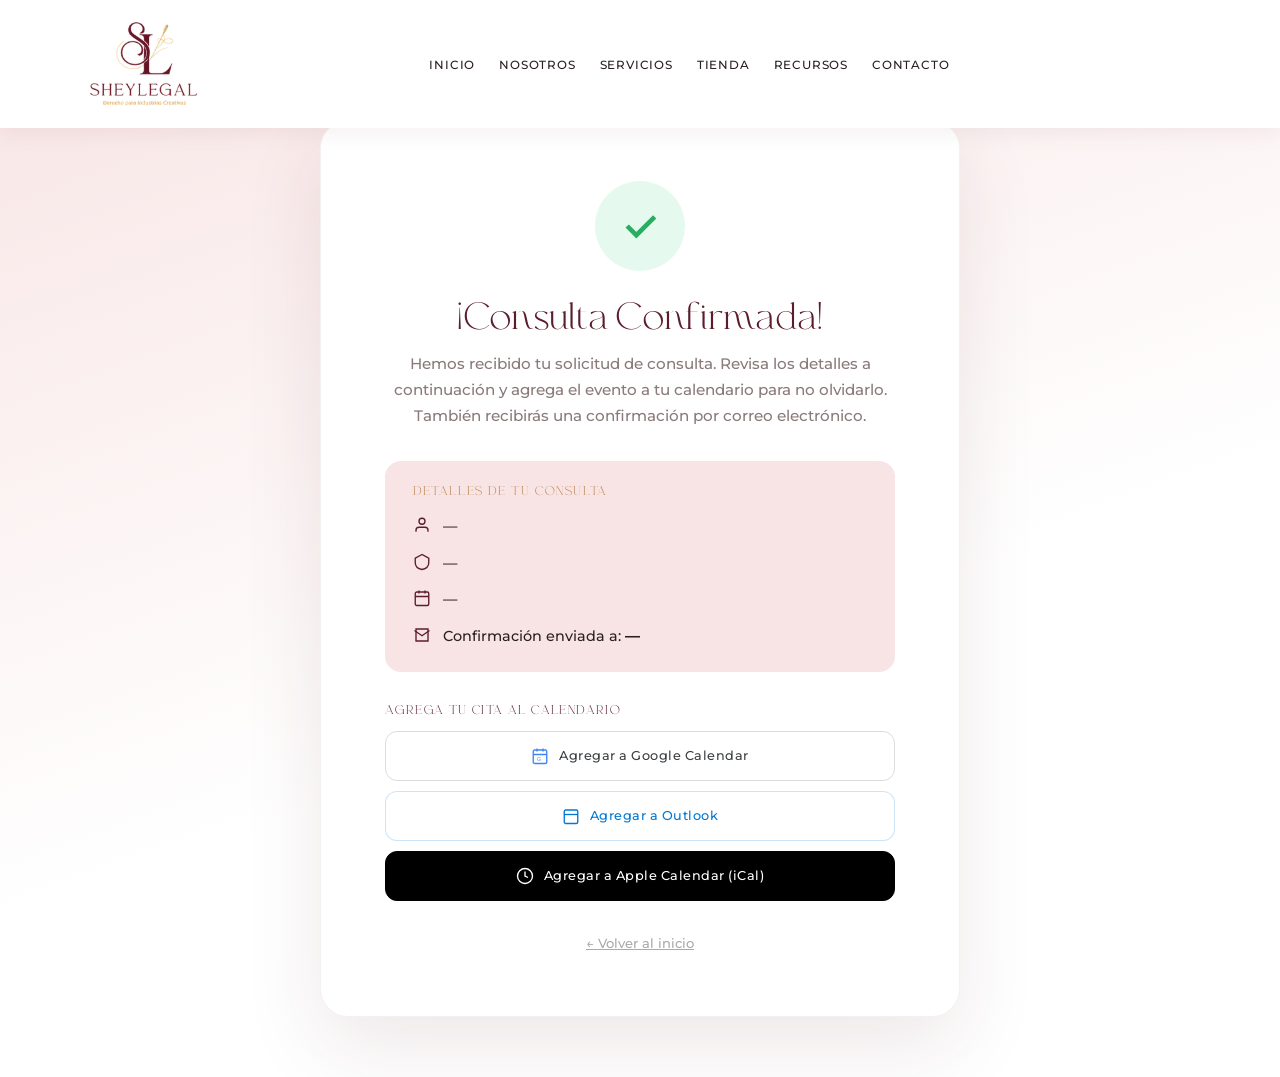
<file: confirmacion.html>
<!DOCTYPE html>
<html lang="es">

<head>
  <meta charset="UTF-8">
  <meta name="viewport" content="width=device-width, initial-scale=1.0">
  <title>Consulta Confirmada — Sheylegal</title>
  <meta name="description" content="Tu consulta con Sheylegal ha sido confirmada. Revisa los detalles y agrega el evento a tu calendario.">
  <meta name="robots" content="noindex, nofollow">

  <!-- Favicons -->
  <link rel="icon" type="image/x-icon"           href="favicon.ico">
  <link rel="icon" type="image/png" sizes="32x32" href="favicon-32x32.png">
  <link rel="apple-touch-icon" sizes="180x180"    href="apple-touch-icon.png">
  <link rel="manifest"                            href="manifest.webmanifest">
  <meta name="theme-color" content="#5B1C2C">

  <!-- Preload fonts -->
  <link rel="preload" href="assets/fonts/RoyaleMilano-Regular.otf" as="font" type="font/otf" crossorigin>
  <link rel="preload" href="assets/fonts/Montserrat-Medium.ttf"    as="font" type="font/ttf"  crossorigin>

  <!-- Stylesheets -->
  <link rel="stylesheet" href="css/style.css">
  <link rel="stylesheet" href="css/checkout-premium.css">
</head>

<body>

  <!-- HEADER -->
  <header class="site-header solid" role="banner">
    <div class="container header-inner">
      <a href="index.html" class="brand" aria-label="Sheylegal — Inicio">
        <img src="assets/img/LOGO.png" alt="Sheylegal — Derecho para Industrias Creativas" width="393" height="320" loading="eager">
      </a>
      <nav class="main-nav" aria-label="Navegación principal">
        <ul>
          <li><a href="index.html">Inicio</a></li>
          <li><a href="nosotros.html">Nosotros</a></li>
          <li><a href="servicios.html">Servicios</a></li>
          <li><a href="tienda.html">Tienda</a></li>
          <li><a href="blog.html">Recursos</a></li>
          <li><a href="contacto.html">Contacto</a></li>
          <li><a href="contacto.html" class="mobile-nav-cta">Agenda una Consulta</a></li>
        </ul>
      </nav>
      <div class="header-actions">
        <button class="nav-toggle" aria-label="Abrir menú de navegación" aria-expanded="false"><span></span><span></span><span></span></button>
      </div>
    </div>
  </header>

  <!-- CONFIRMATION PAGE -->
  <main class="confirmation-hero" role="main" id="conf-data">
    <div class="confirmation-card">

      <!-- Success Icon -->
      <div class="confirmation-icon" aria-hidden="true">
        <svg viewBox="0 0 24 24" fill="none" stroke="currentColor" stroke-width="2.5">
          <path d="m5 12 5 5L20 7"/>
        </svg>
      </div>

      <h1>¡Consulta Confirmada!</h1>
      <p class="conf-desc">
        Hemos recibido tu solicitud de consulta. Revisa los detalles a continuación y
        agrega el evento a tu calendario para no olvidarlo.
        También recibirás una confirmación por correo electrónico.
      </p>

      <!-- Booking Details -->
      <div class="confirmation-details">
        <h4>Detalles de tu Consulta</h4>
        <div class="conf-detail-row">
          <svg viewBox="0 0 24 24" fill="none" stroke="currentColor" stroke-width="1.8" aria-hidden="true">
            <path d="M20 21v-2a4 4 0 0 0-4-4H8a4 4 0 0 0-4 4v2"/>
            <circle cx="12" cy="7" r="4"/>
          </svg>
          <span id="conf-name">—</span>
        </div>
        <div class="conf-detail-row">
          <svg viewBox="0 0 24 24" fill="none" stroke="currentColor" stroke-width="1.8" aria-hidden="true">
            <path d="M12 2 3 7v6c0 5 4 8 9 9 5-1 9-4 9-9V7Z"/>
          </svg>
          <span id="conf-service">—</span>
        </div>
        <div class="conf-detail-row">
          <svg viewBox="0 0 24 24" fill="none" stroke="currentColor" stroke-width="1.8" aria-hidden="true">
            <rect x="3" y="4" width="18" height="18" rx="2"/>
            <path d="M16 2v4M8 2v4M3 10h18"/>
          </svg>
          <span id="conf-datetime">—</span>
        </div>
        <div class="conf-detail-row">
          <svg viewBox="0 0 24 24" fill="none" stroke="currentColor" stroke-width="1.8" aria-hidden="true">
            <path d="M4 4h16v16H4Z"/>
            <path d="m22 6-10 7L2 6"/>
          </svg>
          <span>Confirmación enviada a: <strong id="conf-email">—</strong></span>
        </div>
      </div>

      <!-- Calendar Buttons -->
      <div class="conf-cal-buttons">
        <h4>Agrega tu cita al calendario</h4>
        <a id="btn-gcal" href="#" target="_blank" rel="noopener noreferrer" class="btn-cal btn-cal-google">
          <svg viewBox="0 0 24 24" width="18" height="18" aria-hidden="true">
            <rect x="3" y="4" width="18" height="18" rx="2" fill="none" stroke="#4285F4" stroke-width="1.8"/>
            <path d="M16 2v4M8 2v4M3 10h18" fill="none" stroke="#4285F4" stroke-width="1.8"/>
            <text x="8" y="19" font-family="sans-serif" font-size="7" fill="#4285F4">G</text>
          </svg>
          Agregar a Google Calendar
        </a>
        <a id="btn-outlook" href="#" target="_blank" rel="noopener noreferrer" class="btn-cal btn-cal-outlook">
          <svg viewBox="0 0 24 24" width="18" height="18" aria-hidden="true">
            <rect x="3" y="4" width="18" height="18" rx="2" fill="none" stroke="#0078d4" stroke-width="1.8"/>
            <path d="M3 10h18" fill="none" stroke="#0078d4" stroke-width="1.8"/>
          </svg>
          Agregar a Outlook
        </a>
        <a id="btn-ics" href="#" download="consulta-sheylegal.ics" class="btn-cal btn-cal-apple">
          <svg viewBox="0 0 24 24" width="18" height="18" fill="none" stroke="currentColor" stroke-width="1.8" aria-hidden="true">
            <path d="M12 2a10 10 0 1 0 0 20A10 10 0 0 0 12 2z"/>
            <path d="M12 6v6l4 2"/>
          </svg>
          Agregar a Apple Calendar (iCal)
        </a>
      </div>

      <!-- Back link -->
      <a href="index.html" class="conf-back-link">← Volver al inicio</a>
    </div>
  </main>

  <script src="js/main.js" defer></script>
  <script src="js/booking.js" defer></script>
</body>

</html>
</file>
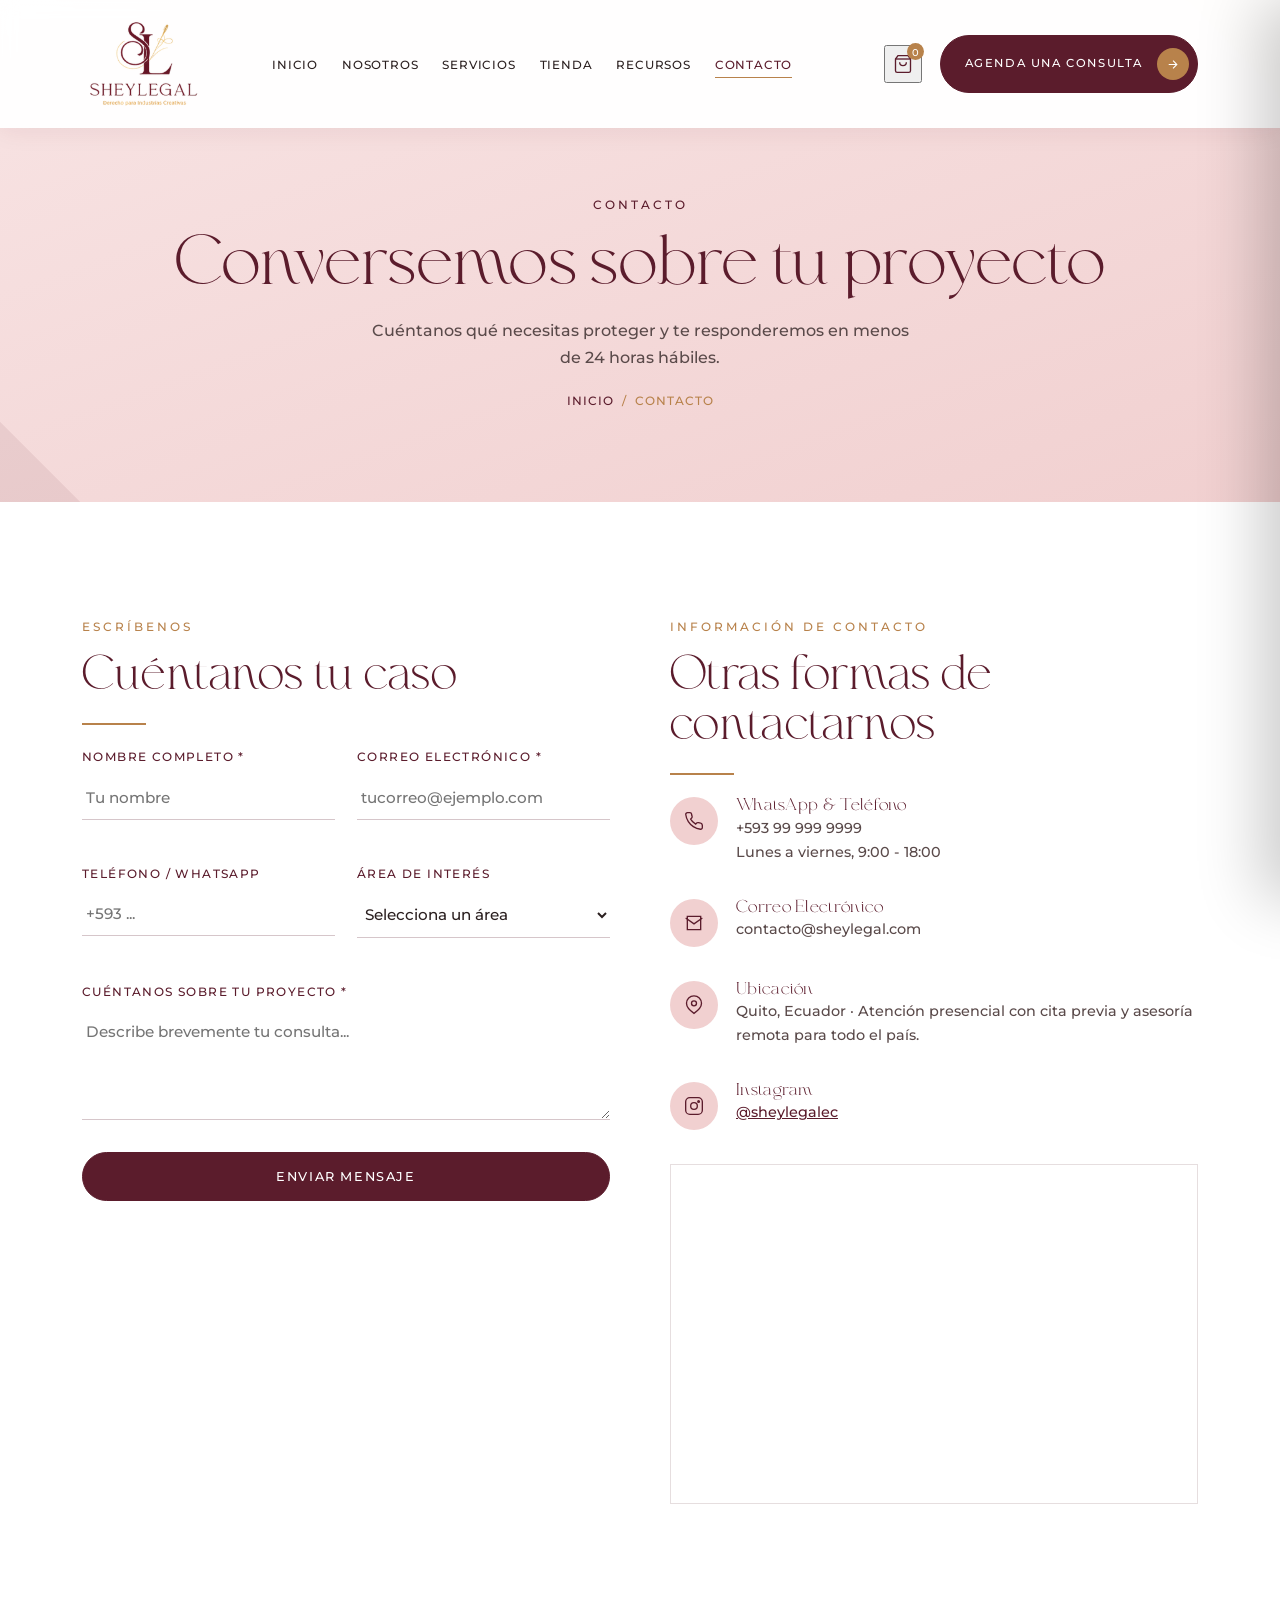
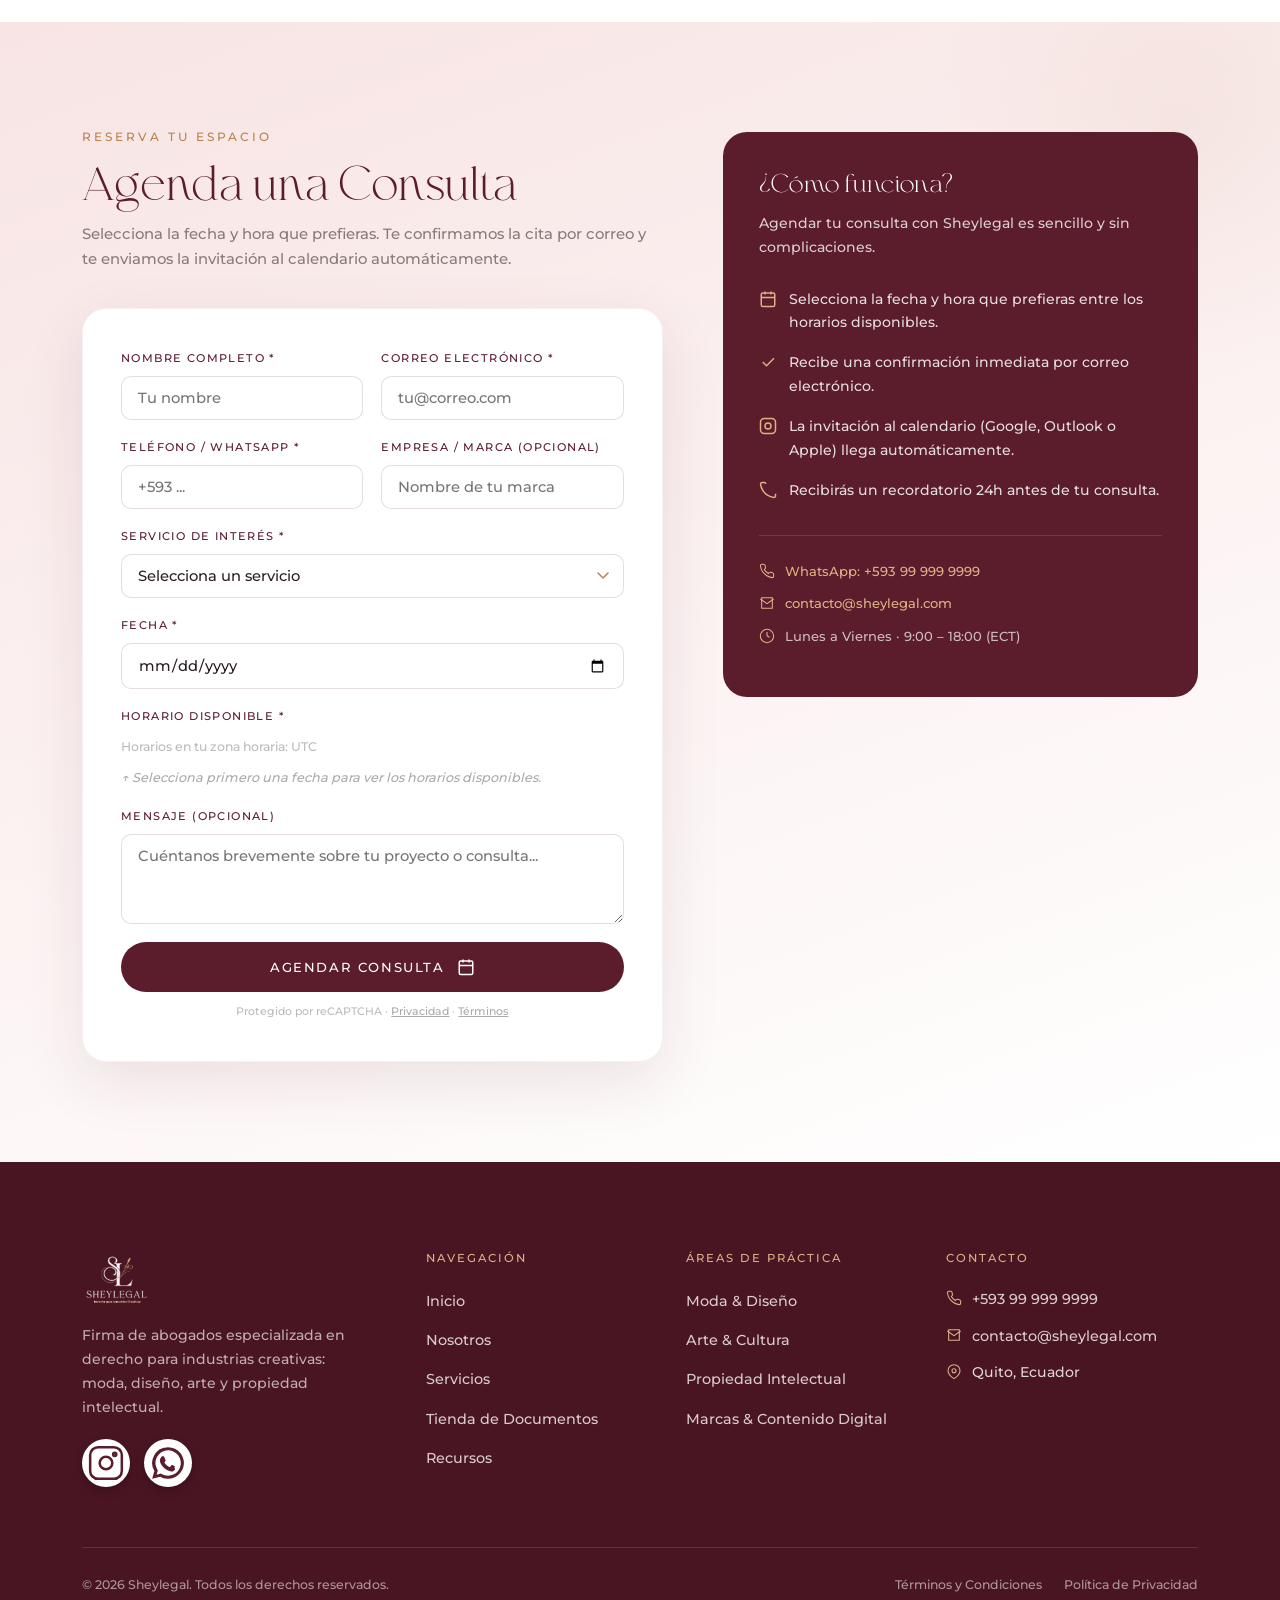
<file: contacto.html>
<!DOCTYPE html>
<html lang="es" prefix="og: https://ogp.me/ns#">

<head>
  <meta charset="UTF-8">
  <meta name="viewport" content="width=device-width, initial-scale=1.0">

  <!-- SEO -->
  <title>Contacto y Agenda de Consulta — Sheylegal</title>
  <meta name="description" content="Agenda una consulta legal con Sheylegal. Selecciona tu fecha y hora, cuéntanos tu caso y te responderemos en menos de 24 horas. Asesoría para moda, arte y propiedad intelectual.">
  <meta name="keywords" content="agenda consulta abogados, contacto Sheylegal, consulta legal moda Ecuador">
  <meta name="author" content="Sheylegal">
  <meta name="robots" content="index, follow">
  <link rel="canonical" href="https://www.sheylegal.com/contacto.html">

  <!-- Open Graph -->
  <meta property="og:type"        content="website">
  <meta property="og:title"       content="Agenda una Consulta — Sheylegal">
  <meta property="og:description" content="Selecciona tu fecha y hora disponible para una consulta legal con Sheylegal.">
  <meta property="og:url"         content="https://www.sheylegal.com/contacto.html">
  <meta property="og:image"       content="https://www.sheylegal.com/assets/img/og-card.jpg">
  <meta property="og:locale"      content="es_EC">
  <meta property="og:site_name"   content="Sheylegal">

  <!-- Twitter Cards -->
  <meta name="twitter:card"        content="summary_large_image">
  <meta name="twitter:title"       content="Agenda una Consulta — Sheylegal">
  <meta name="twitter:description" content="Selecciona tu fecha y hora disponible para una consulta legal con Sheylegal.">
  <meta name="twitter:image"       content="https://www.sheylegal.com/assets/img/og-card.jpg">

  <!-- Favicons -->
  <link rel="icon" type="image/x-icon"           href="favicon.ico">
  <link rel="icon" type="image/png" sizes="16x16" href="favicon-16x16.png">
  <link rel="icon" type="image/png" sizes="32x32" href="favicon-32x32.png">
  <link rel="apple-touch-icon" sizes="180x180"    href="apple-touch-icon.png">
  <link rel="manifest"                            href="manifest.webmanifest">
  <meta name="theme-color" content="#5B1C2C">

  <!-- Preload fonts -->
  <link rel="preload" href="assets/fonts/RoyaleMilano-Regular.otf" as="font" type="font/otf" crossorigin>
  <link rel="preload" href="assets/fonts/Montserrat-Medium.ttf"    as="font" type="font/ttf"  crossorigin>

  <!-- Stylesheets -->
  <link rel="stylesheet" href="css/style.css">
  <link rel="stylesheet" href="css/checkout-premium.css">

  <!-- Google reCAPTCHA v3 — reemplaza TU_RECAPTCHA_SITE_KEY por tu clave real
       de https://www.google.com/recaptcha/admin (registra el sitio como v3).
       Mientras no la reemplaces, el formulario sigue funcionando normalmente
       (booking.js detecta si reCAPTCHA no está configurado y continúa). -->
  <script src="https://www.google.com/recaptcha/api.js?render=TU_RECAPTCHA_SITE_KEY" defer></script>

  <!-- JSON-LD -->
  <script type="application/ld+json">
  {
    "@context": "https://schema.org",
    "@type": "ContactPage",
    "name": "Contacto — Sheylegal",
    "url": "https://www.sheylegal.com/contacto.html",
    "description": "Agenda una consulta legal con Sheylegal para asesoría en moda, arte y propiedad intelectual.",
    "breadcrumb": {
      "@type": "BreadcrumbList",
      "itemListElement": [
        { "@type": "ListItem", "position": 1, "name": "Inicio",   "item": "https://www.sheylegal.com/" },
        { "@type": "ListItem", "position": 2, "name": "Contacto", "item": "https://www.sheylegal.com/contacto.html" }
      ]
    }
  }
  </script>
</head>

<body>

  <!-- HEADER -->
  <header class="site-header solid" role="banner">
    <div class="container header-inner">
      <a href="index.html" class="brand" aria-label="Sheylegal — Inicio">
        <img src="assets/img/LOGO.png" alt="Sheylegal — Derecho para Industrias Creativas" width="393" height="320" loading="eager">
      </a>
      <nav class="main-nav" aria-label="Navegación principal">
        <ul>
          <li><a href="index.html">Inicio</a></li>
          <li><a href="nosotros.html">Nosotros</a></li>
          <li><a href="servicios.html">Servicios</a></li>
          <li><a href="tienda.html">Tienda</a></li>
          <li><a href="blog.html">Recursos</a></li>
          <li><a href="contacto.html" class="active" aria-current="page">Contacto</a></li>
          <li><a href="contacto.html" class="mobile-nav-cta">Agenda una Consulta</a></li>
        </ul>
      </nav>
      <div class="header-actions">
        <button class="icon-btn" data-cart-open title="Abrir carrito" aria-label="Abrir carrito de compras">
          <svg viewBox="0 0 24 24" fill="none" stroke="currentColor" stroke-width="1.6" aria-hidden="true"><path d="M6 2 3 6v14a2 2 0 0 0 2 2h14a2 2 0 0 0 2-2V6l-3-4Z"/><path d="M3 6h18"/><path d="M16 10a4 4 0 0 1-8 0"/></svg>
          <span class="cart-count" aria-label="artículos en el carrito">0</span>
        </button>
        <a href="contacto.html" class="btn btn-primary btn-sm">Agenda una Consulta<span class="btn-icon" aria-hidden="true"><svg viewBox="0 0 24 24" fill="none" stroke="currentColor" stroke-width="2"><path d="M5 12h14M13 5l7 7-7 7"/></svg></span></a>
        <button class="nav-toggle" aria-label="Abrir menú de navegación" aria-expanded="false"><span></span><span></span><span></span></button>
      </div>
    </div>
  </header>

  <!-- PAGE HERO -->
  <section class="page-hero" style="position:relative; overflow:hidden;" aria-label="Encabezado de página">
    <div class="diag-shapes" aria-hidden="true">
      <span class="diag-tri gold" style="width:280px;height:280px;right:-90px;top:-90px;"></span>
      <span class="diag-tri vino" style="width:220px;height:220px;left:-70px;bottom:-70px; clip-path:polygon(0 100%,100% 100%,0 0);"></span>
    </div>
    <div class="container" style="position:relative; z-index:1;">
      <span class="eyebrow">Contacto</span>
      <h1>Conversemos sobre tu proyecto</h1>
      <p>Cuéntanos qué necesitas proteger y te responderemos en menos de 24 horas hábiles.</p>
      <nav class="crumbs" aria-label="Ruta de navegación">
        <a href="index.html">Inicio</a><span aria-hidden="true">/</span>Contacto
      </nav>
    </div>
  </section>

  <!-- CONTACTO RÁPIDO -->
  <section aria-labelledby="contacto-title">
    <div class="container">
      <div class="grid grid-2" style="gap:60px;">

        <!-- Formulario de Contacto -->
        <div class="reveal">
          <span class="eyebrow">Escríbenos</span>
          <h2 id="contacto-title">Cuéntanos tu caso</h2>
          <hr class="divider" aria-hidden="true">
          <form data-demo-form id="contact-quick-form" novalidate>
            <div class="form-grid">
              <div class="form-field">
                <label for="contact-name">Nombre Completo *</label>
                <input type="text" id="contact-name" name="name" required placeholder="Tu nombre" autocomplete="name">
                <span class="field-error-msg">Por favor ingresa tu nombre.</span>
              </div>
              <div class="form-field">
                <label for="contact-email">Correo Electrónico *</label>
                <input type="email" id="contact-email" name="email" required placeholder="tucorreo@ejemplo.com" autocomplete="email">
                <span class="field-error-msg">Por favor ingresa un correo válido.</span>
              </div>
              <div class="form-field">
                <label for="contact-tel">Teléfono / WhatsApp</label>
                <input type="tel" id="contact-tel" name="phone" placeholder="+593 ..." autocomplete="tel">
              </div>
              <div class="form-field">
                <label for="contact-area">Área de Interés</label>
                <select id="contact-area" name="area">
                  <option value="">Selecciona un área</option>
                  <option>Moda &amp; Diseño</option>
                  <option>Arte &amp; Cultura</option>
                  <option>Propiedad Intelectual</option>
                  <option>Marcas &amp; Contenido Digital</option>
                  <option>Otro</option>
                </select>
              </div>
              <div class="form-field full">
                <label for="contact-msg">Cuéntanos sobre tu proyecto *</label>
                <textarea id="contact-msg" name="message" required placeholder="Describe brevemente tu consulta..." rows="4"></textarea>
                <span class="field-error-msg">Por favor describe tu proyecto.</span>
              </div>
            </div>
            <div class="form-submit-wrap">
              <button type="submit" class="btn btn-primary btn-block" id="btn-contact-submit">
                <span class="btn-text">Enviar Mensaje</span>
                <span class="spinner" style="display:none;" aria-hidden="true"></span>
              </button>
            </div>
            <div class="form-success" role="alert">✓ ¡Gracias por escribirnos! Nuestro equipo te contactará muy pronto.</div>
          </form>
        </div>

        <!-- Info de contacto -->
        <div class="reveal">
          <span class="eyebrow">Información de Contacto</span>
          <h2>Otras formas de contactarnos</h2>
          <hr class="divider" aria-hidden="true">

          <div class="contact-info-item">
            <div class="contact-info-icon" aria-hidden="true"><svg viewBox="0 0 24 24" fill="none" stroke="currentColor" stroke-width="1.6"><path d="M22 16.9v3a2 2 0 0 1-2.2 2 19.8 19.8 0 0 1-8.6-3.1 19.5 19.5 0 0 1-6-6A19.8 19.8 0 0 1 2.1 4.2 2 2 0 0 1 4.1 2h3a2 2 0 0 1 2 1.7c.1.9.3 1.8.6 2.7a2 2 0 0 1-.5 2.1L8 9.7a16 16 0 0 0 6 6l1.2-1.2a2 2 0 0 1 2.1-.5c.9.3 1.8.5 2.7.6a2 2 0 0 1 1.7 2Z"/></svg></div>
            <div>
              <h3 style="font-size:1rem;">WhatsApp &amp; Teléfono</h3>
              <p><a href="tel:+593999999999">+593 99 999 9999</a><br>Lunes a viernes, 9:00 - 18:00</p>
            </div>
          </div>

          <div class="contact-info-item">
            <div class="contact-info-icon" aria-hidden="true"><svg viewBox="0 0 24 24" fill="none" stroke="currentColor" stroke-width="1.6"><path d="M4 4h16v16H4Z"/><path d="m22 6-10 7L2 6"/></svg></div>
            <div>
              <h3 style="font-size:1rem;">Correo Electrónico</h3>
              <p><a href="mailto:contacto@sheylegal.com">contacto@sheylegal.com</a></p>
            </div>
          </div>

          <div class="contact-info-item">
            <div class="contact-info-icon" aria-hidden="true"><svg viewBox="0 0 24 24" fill="none" stroke="currentColor" stroke-width="1.6"><path d="M21 10c0 6-9 12-9 12s-9-6-9-12a9 9 0 1 1 18 0Z"/><circle cx="12" cy="10" r="3"/></svg></div>
            <div>
              <h3 style="font-size:1rem;">Ubicación</h3>
              <p>Quito, Ecuador · Atención presencial con cita previa y asesoría remota para todo el país.</p>
            </div>
          </div>

          <div class="contact-info-item">
            <div class="contact-info-icon" aria-hidden="true"><svg viewBox="0 0 24 24" fill="none" stroke="currentColor" stroke-width="1.6"><rect x="2" y="2" width="20" height="20" rx="5"/><circle cx="12" cy="12" r="4"/><circle cx="17.5" cy="6.5" r="1"/></svg></div>
            <div>
              <h3 style="font-size:1rem;">Instagram</h3>
              <p><a href="https://www.instagram.com/sheylegalec/" target="_blank" rel="noopener noreferrer" style="color:var(--vino); text-decoration:underline;">@sheylegalec</a></p>
            </div>
          </div>

          <iframe class="map-embed" loading="lazy" title="Mapa de ubicación de Sheylegal en Quito Ecuador"
            src="https://www.google.com/maps?q=Quito,Ecuador&output=embed">
          </iframe>
        </div>

      </div>
    </div>
  </section>

  <!-- ============ AGENDA UNA CONSULTA — NUEVO ============ -->
  <section class="booking-section" aria-labelledby="booking-section-title" id="agenda">
    <div class="container">
      <div class="booking-grid">

        <!-- Formulario de agenda -->
        <div class="booking-form-side reveal">
          <span class="eyebrow">Reserva tu Espacio</span>
          <h2 id="booking-section-title">Agenda una Consulta</h2>
          <p class="booking-intro">
            Selecciona la fecha y hora que prefieras. Te confirmamos la cita por correo y te enviamos la invitación al calendario automáticamente.
          </p>

          <div class="booking-form-card">
            <form id="booking-form" novalidate>

              <!-- Nombre y Email -->
              <div class="booking-form-row">
                <div class="booking-form-field" id="bf-name">
                  <label for="booking-name">Nombre Completo *</label>
                  <input type="text" id="booking-name" name="name" required autocomplete="name" placeholder="Tu nombre">
                  <span class="field-error-msg">Por favor ingresa tu nombre completo.</span>
                </div>
                <div class="booking-form-field" id="bf-email">
                  <label for="booking-email">Correo Electrónico *</label>
                  <input type="email" id="booking-email" name="email" required autocomplete="email" placeholder="tu@correo.com">
                  <span class="field-error-msg">Correo electrónico inválido.</span>
                </div>
              </div>

              <!-- Teléfono y Empresa -->
              <div class="booking-form-row">
                <div class="booking-form-field" id="bf-phone">
                  <label for="booking-phone">Teléfono / WhatsApp *</label>
                  <input type="tel" id="booking-phone" name="phone" required autocomplete="tel" placeholder="+593 ...">
                  <span class="field-error-msg">Por favor ingresa tu teléfono.</span>
                </div>
                <div class="booking-form-field">
                  <label for="booking-company">Empresa / Marca (opcional)</label>
                  <input type="text" id="booking-company" name="company" autocomplete="organization" placeholder="Nombre de tu marca">
                </div>
              </div>

              <!-- Servicio -->
              <div class="booking-form-row">
                <div class="booking-form-field full" id="bf-service">
                  <label for="booking-service">Servicio de Interés *</label>
                  <select id="booking-service" name="service" required>
                    <option value="">Selecciona un servicio</option>
                    <option value="Moda &amp; Diseño">Moda &amp; Diseño</option>
                    <option value="Arte &amp; Cultura">Arte &amp; Cultura</option>
                    <option value="Propiedad Intelectual">Propiedad Intelectual</option>
                    <option value="Marcas &amp; Contenido Digital">Marcas &amp; Contenido Digital</option>
                    <option value="Consulta General">Consulta General</option>
                  </select>
                  <span class="field-error-msg">Por favor selecciona un servicio.</span>
                </div>
              </div>

              <!-- Fecha -->
              <div class="booking-form-row">
                <div class="booking-form-field full" id="bf-date">
                  <label for="booking-date">Fecha *</label>
                  <input type="date" id="booking-date" name="date" required>
                  <span class="field-error-msg">Por favor selecciona una fecha.</span>
                </div>
              </div>

              <!-- Horarios disponibles -->
              <div id="time-slots-group" style="margin-bottom:18px;">
                <span class="time-slots-label" id="time-slots-label">Horario Disponible *</span>
                <p style="font-size:0.78rem; color:#bbb; margin-bottom:10px;" id="booking-timezone"></p>
                <div id="time-slots-grid" class="time-slots-grid" style="display:none;" role="group" aria-labelledby="time-slots-label"></div>
                <p style="font-size:0.8rem; color:#aaa; font-style:italic;" id="slots-hint">↑ Selecciona primero una fecha para ver los horarios disponibles.</p>
              </div>

              <!-- Mensaje -->
              <div class="booking-form-row">
                <div class="booking-form-field full">
                  <label for="booking-message">Mensaje (opcional)</label>
                  <textarea id="booking-message" name="message" rows="3" placeholder="Cuéntanos brevemente sobre tu proyecto o consulta..."></textarea>
                </div>
              </div>

              <!-- Submit -->
              <button type="submit" class="btn-book" id="btn-book">
                <span id="btn-book-text">Agendar Consulta</span>
                <span id="btn-book-spinner" class="spinner" style="display:none;" aria-hidden="true"></span>
                <svg viewBox="0 0 24 24" fill="none" stroke="currentColor" stroke-width="2" aria-hidden="true"><path d="M8 2v4M16 2v4M3 10h18M5 4h14a2 2 0 0 1 2 2v14a2 2 0 0 1-2 2H5a2 2 0 0 1-2-2V6a2 2 0 0 1 2-2z"/></svg>
              </button>
              <p class="recaptcha-note">
                Protegido por reCAPTCHA ·
                <a href="https://policies.google.com/privacy" target="_blank" rel="noopener">Privacidad</a> ·
                <a href="https://policies.google.com/terms"   target="_blank" rel="noopener">Términos</a>
              </p>
            </form>
          </div>
        </div>

        <!-- Info lateral -->
        <div class="booking-info-side reveal">
          <div class="booking-info-card">
            <h3>¿Cómo funciona?</h3>
            <p>Agendar tu consulta con Sheylegal es sencillo y sin complicaciones.</p>
            <ul class="booking-features">
              <li>
                <svg viewBox="0 0 24 24" fill="none" stroke="currentColor" stroke-width="2" aria-hidden="true"><path d="M8 2v4M16 2v4M3 10h18M5 4h14a2 2 0 0 1 2 2v14a2 2 0 0 1-2 2H5a2 2 0 0 1-2-2V6a2 2 0 0 1 2-2z"/></svg>
                <span>Selecciona la fecha y hora que prefieras entre los horarios disponibles.</span>
              </li>
              <li>
                <svg viewBox="0 0 24 24" fill="none" stroke="currentColor" stroke-width="2" aria-hidden="true"><path d="m5 12 5 5L20 7"/></svg>
                <span>Recibe una confirmación inmediata por correo electrónico.</span>
              </li>
              <li>
                <svg viewBox="0 0 24 24" fill="none" stroke="currentColor" stroke-width="2" aria-hidden="true"><rect x="2" y="2" width="20" height="20" rx="5"/><circle cx="12" cy="12" r="4"/></svg>
                <span>La invitación al calendario (Google, Outlook o Apple) llega automáticamente.</span>
              </li>
              <li>
                <svg viewBox="0 0 24 24" fill="none" stroke="currentColor" stroke-width="2" aria-hidden="true"><path d="M22 16.9v3a2 2 0 0 1-2.2 2 19.8 19.8 0 0 1-8.6-3.1 19.5 19.5 0 0 1-6-6A19.8 19.8 0 0 1 2.1 4.2 2 2 0 0 1 4.1 2h3a2 2 0 0 1 2 1.7"/></svg>
                <span>Recibirás un recordatorio 24h antes de tu consulta.</span>
              </li>
            </ul>

            <div class="booking-divider"></div>

            <div class="booking-contact-row">
              <svg viewBox="0 0 24 24" fill="none" stroke="currentColor" stroke-width="1.6" aria-hidden="true"><path d="M22 16.9v3a2 2 0 0 1-2.2 2 19.8 19.8 0 0 1-8.6-3.1 19.5 19.5 0 0 1-6-6A19.8 19.8 0 0 1 2.1 4.2 2 2 0 0 1 4.1 2h3a2 2 0 0 1 2 1.7c.1.9.3 1.8.6 2.7a2 2 0 0 1-.5 2.1L8 9.7a16 16 0 0 0 6 6l1.2-1.2a2 2 0 0 1 2.1-.5c.9.3 1.8.5 2.7.6a2 2 0 0 1 1.7 2Z"/></svg>
              <a href="https://wa.me/593999999999" target="_blank" rel="noopener noreferrer">WhatsApp: +593 99 999 9999</a>
            </div>
            <div class="booking-contact-row">
              <svg viewBox="0 0 24 24" fill="none" stroke="currentColor" stroke-width="1.6" aria-hidden="true"><path d="M4 4h16v16H4Z"/><path d="m22 6-10 7L2 6"/></svg>
              <a href="mailto:contacto@sheylegal.com">contacto@sheylegal.com</a>
            </div>
            <div class="booking-contact-row">
              <svg viewBox="0 0 24 24" fill="none" stroke="currentColor" stroke-width="1.6" aria-hidden="true"><circle cx="12" cy="12" r="10"/><path d="M12 6v6l4 2"/></svg>
              <span>Lunes a Viernes · 9:00 – 18:00 (ECT)</span>
            </div>
          </div>
        </div>

      </div>
    </div>
  </section>

  <!-- FOOTER -->
  <footer class="site-footer" role="contentinfo">
    <div class="container">
      <div class="footer-grid">
        <div class="footer-brand">
          <img src="assets/img/logo-footer.png" alt="Sheylegal — Derecho para Industrias Creativas" width="393" height="320" loading="lazy">
          <p>Firma de abogados especializada en derecho para industrias creativas: moda, diseño, arte y propiedad intelectual.</p>
          <div class="social-row">
            <a class="social-icon" href="https://www.instagram.com/sheylegalec/" target="_blank" rel="noopener noreferrer" aria-label="Instagram de Sheylegal"><svg viewBox="0 0 24 24" fill="none" stroke="currentColor" stroke-width="1.6" aria-hidden="true"><rect x="2" y="2" width="20" height="20" rx="5"/><circle cx="12" cy="12" r="4"/><circle cx="17.5" cy="6.5" r="1"/></svg></a>
            <a class="social-icon" href="https://wa.me/593999999999" target="_blank" rel="noopener noreferrer" aria-label="WhatsApp de Sheylegal"><svg viewBox="0 0 24 24" fill="currentColor" aria-hidden="true"><path d="M12 2a10 10 0 0 0-8.6 15.1L2 22l5.1-1.3A10 10 0 1 0 12 2Zm0 18a8 8 0 0 1-4.1-1.1l-.3-.2-2.8.7.8-2.7-.2-.3A8 8 0 1 1 12 20Zm4.4-5.9c-.2-.1-1.4-.7-1.6-.8-.2-.1-.4-.1-.6.1-.2.2-.6.8-.8 1-.1.2-.3.2-.5.1-1.3-.6-2.2-1.1-3.1-2.6-.2-.3 0-.5.1-.6.2-.2.4-.4.5-.6.1-.2.1-.4 0-.6-.1-.2-.6-1.4-.8-1.9-.2-.5-.4-.4-.6-.4h-.5c-.2 0-.5.1-.7.4-.2.2-.9 1-.9 2.3 0 1.3 1 2.6 1.1 2.8.1.2 1.6 2.5 4 3.4 2 .8 2.4.7 2.8.6.4-.1 1.3-.5 1.5-1 .2-.5.2-.9.1-1-.1-.1-.2-.1-.4-.2Z"/></svg></a>
          </div>
        </div>
        <nav class="footer-col" aria-label="Navegación pie de página"><h4>Navegación</h4><ul><li><a href="index.html">Inicio</a></li><li><a href="nosotros.html">Nosotros</a></li><li><a href="servicios.html">Servicios</a></li><li><a href="tienda.html">Tienda de Documentos</a></li><li><a href="blog.html">Recursos</a></li></ul></nav>
        <nav class="footer-col" aria-label="Áreas de práctica"><h4>Áreas de Práctica</h4><ul><li><a href="servicios.html">Moda &amp; Diseño</a></li><li><a href="servicios.html">Arte &amp; Cultura</a></li><li><a href="servicios.html">Propiedad Intelectual</a></li><li><a href="servicios.html">Marcas &amp; Contenido Digital</a></li></ul></nav>
        <div class="footer-col"><h4>Contacto</h4><ul class="footer-contact"><li><svg viewBox="0 0 24 24" fill="none" stroke="currentColor" stroke-width="1.6" aria-hidden="true"><path d="M22 16.9v3a2 2 0 0 1-2.2 2 19.8 19.8 0 0 1-8.6-3.1 19.5 19.5 0 0 1-6-6A19.8 19.8 0 0 1 2.1 4.2 2 2 0 0 1 4.1 2h3a2 2 0 0 1 2 1.7c.1.9.3 1.8.6 2.7a2 2 0 0 1-.5 2.1L8 9.7a16 16 0 0 0 6 6l1.2-1.2a2 2 0 0 1 2.1-.5c.9.3 1.8.5 2.7.6a2 2 0 0 1 1.7 2Z"/></svg><span><a href="tel:+593999999999">+593 99 999 9999</a></span></li><li><svg viewBox="0 0 24 24" fill="none" stroke="currentColor" stroke-width="1.6" aria-hidden="true"><path d="M4 4h16v16H4Z"/><path d="m22 6-10 7L2 6"/></svg><span><a href="mailto:contacto@sheylegal.com">contacto@sheylegal.com</a></span></li><li><svg viewBox="0 0 24 24" fill="none" stroke="currentColor" stroke-width="1.6" aria-hidden="true"><path d="M21 10c0 6-9 12-9 12s-9-6-9-12a9 9 0 1 1 18 0Z"/><circle cx="12" cy="10" r="3"/></svg><span>Quito, Ecuador</span></li></ul></div>
      </div>
      <div class="footer-bottom">
        <span>© 2026 Sheylegal. Todos los derechos reservados.</span>
        <div class="footer-legal-links"><a href="#">Términos y Condiciones</a><a href="#">Política de Privacidad</a></div>
      </div>
    </div>
  </footer>

  <!-- CARRITO -->
  <div class="cart-overlay" data-cart-close aria-hidden="true"></div>
  <aside class="cart-drawer" role="dialog" aria-modal="true" aria-label="Carrito de compras">
    <div class="cart-steps" aria-label="Progreso del pago">
      <div class="cart-step-item active" data-step="1" id="step-indicator-1"><span class="cart-step-num">1</span><span>Carrito</span></div>
      <div class="cart-step-connector" aria-hidden="true"></div>
      <div class="cart-step-item" data-step="2" id="step-indicator-2"><span class="cart-step-num">2</span><span>Datos</span></div>
      <div class="cart-step-connector" aria-hidden="true"></div>
      <div class="cart-step-item" data-step="3" id="step-indicator-3"><span class="cart-step-num">3</span><span>Pago</span></div>
    </div>
    <div class="cart-header"><h3 id="cart-drawer-title">Tu Carrito</h3><button class="cart-close" data-cart-close aria-label="Cerrar carrito">&times;</button></div>
    <div class="checkout-panel active" id="panel-cart">
      <div class="cart-items-wrap" id="cart-items-list"></div>
      <div class="cart-summary" id="cart-summary-section">
        <div class="cart-summary-row total"><span>Total</span><span id="cart-total-display" class="cart-total-amount">$0.00</span></div>
      </div>
      <div class="cart-footer-actions">
        <button class="btn-checkout-next" id="btn-to-billing">Continuar con Datos <svg viewBox="0 0 24 24" fill="none" stroke="currentColor" stroke-width="2" aria-hidden="true"><path d="M5 12h14M13 5l7 7-7 7"/></svg></button>
        <p class="pay-note"><svg viewBox="0 0 24 24" fill="none" stroke="currentColor" stroke-width="1.6" aria-hidden="true"><rect x="3" y="11" width="18" height="10" rx="2"/><path d="M7 11V7a5 5 0 0 1 10 0v4"/></svg> Pago 100% seguro con PayPal</p>
      </div>
    </div>
    <div class="checkout-panel" id="panel-billing">
      <div class="billing-panel">
        <h4>Tus datos de contacto</h4>
        <p class="step-desc">Necesitamos tu información para enviarte el comprobante de compra y acceso de descarga.</p>
        <form id="billing-form" novalidate>
          <div class="checkout-field" id="field-name"><label for="billing-name">Nombre Completo *</label><input type="text" id="billing-name" name="name" required autocomplete="name" placeholder="Tu nombre completo"><svg class="field-check" viewBox="0 0 24 24" fill="none" stroke="currentColor" stroke-width="2.5" aria-hidden="true"><path d="m5 12 5 5L20 7"/></svg><span class="field-msg" id="msg-name">Por favor ingresa tu nombre completo.</span></div>
          <div class="checkout-field" id="field-email"><label for="billing-email">Correo Electrónico *</label><input type="email" id="billing-email" name="email" required autocomplete="email" placeholder="tucorreo@ejemplo.com"><svg class="field-check" viewBox="0 0 24 24" fill="none" stroke="currentColor" stroke-width="2.5" aria-hidden="true"><path d="m5 12 5 5L20 7"/></svg><span class="field-msg" id="msg-email">Por favor ingresa un correo válido.</span></div>
        </form>
      </div>
      <div class="cart-footer-actions"><button class="btn-checkout-next" id="btn-to-payment">Ir a Pago Seguro <svg viewBox="0 0 24 24" fill="none" stroke="currentColor" stroke-width="2" aria-hidden="true"><path d="M5 12h14M13 5l7 7-7 7"/></svg></button><button class="btn-checkout-back" id="btn-back-to-cart">← Volver al carrito</button></div>
    </div>
    <div class="checkout-panel" id="panel-payment">
      <div class="payment-panel"><h4>Pago Seguro</h4><p class="step-desc">Revisa tu pedido y completa el pago.</p><div class="order-summary-mini" id="order-mini"></div><div id="paypal-buttons-container"></div></div>
      <div class="cart-footer-actions" style="padding-top:0;"><button class="btn-checkout-back" id="btn-back-to-billing">← Volver a datos de contacto</button></div>
    </div>
    <div class="download-panel" id="panel-download">
      <div class="success-icon"><svg viewBox="0 0 24 24" fill="none" stroke="currentColor" stroke-width="2" aria-hidden="true"><path d="m5 12 5 5L20 7"/></svg></div>
      <h4>¡Pago aprobado!</h4>
      <p>Tus documentos están listos para descargar.</p>
      <div class="doc-download-list" id="doc-download-list"></div>
    </div>
  </aside>

  <div id="toast-container" aria-live="polite" aria-atomic="false"></div>

  <script src="https://www.paypal.com/sdk/js?client-id=sb&currency=USD" defer></script>
  <script src="js/main.js" defer></script>
  <script src="js/booking.js" defer></script>
</body>

</html>
</file>
<file: css/style.css>
/* =========================================================
   SHEYLEGAL — Derecho para Industrias Creativas
   Hoja de estilos principal
   ========================================================= */

@font-face {
  font-family: 'Royale Milano';
  src: url('../assets/fonts/RoyaleMilano-Regular.otf') format('opentype');
  font-weight: 400;
  font-style: normal;
  font-display: swap;
}

@font-face {
  font-family: 'Montserrat Medium';
  src: url('../assets/fonts/Montserrat-Medium.ttf') format('truetype');
  font-weight: 500;
  font-style: normal;
  font-display: swap;
}

:root{
  /* Paleta oficial del manual de marca */
  --vino: #5B1C2C;
  --vino-profundo: #4A1522;
  --rosa-palo: #F1D0D0;
  --rosa-suave: #F8E4E4;
  --dorado: #B8824B;
  --dorado-claro: #D9B383;
  --tinta: #2B2020;
  --blanco: #FFFFFF;

  --font-display: 'Royale Milano', 'Playfair Display', serif;
  --font-body: 'Montserrat Medium', 'Montserrat', sans-serif;

  --container: 1180px;
  --radius: 2px;
  --radius-lg: 26px;
  --radius-xl: 40px;
  --transition: 0.35s cubic-bezier(.4,0,.2,1);
}

*{ margin:0; padding:0; box-sizing:border-box; }

html{ scroll-behavior: smooth; overflow-x: hidden; width:100%; }

body{
  font-family: var(--font-body);
  font-weight: 400;
  color: var(--tinta);
  background: var(--blanco);
  line-height: 1.7;
  font-size: 16px;
  overflow-x: hidden;
  width:100%;
  position: relative;
}

img{ max-width:100%; display:block; }

a{ color: inherit; text-decoration: none; }

.container{
  width: 100%;
  max-width: var(--container);
  margin: 0 auto;
  padding: 0 32px;
}

h1,h2,h3,h4{
  font-family: var(--font-display);
  font-weight: 400;
  color: var(--vino);
  line-height: 1.15;
  letter-spacing: 0.3px;
}

h1{ font-size: clamp(2.6rem, 5vw, 4.6rem); }
h2{ font-size: clamp(2rem, 3.4vw, 3rem); }
h3{ font-size: clamp(1.4rem, 2vw, 1.9rem); }

.eyebrow{
  font-family: var(--font-body);
  font-size: 0.75rem;
  letter-spacing: 3px;
  text-transform: uppercase;
  color: var(--dorado);
  font-weight: 500;
  display: inline-block;
  margin-bottom: 14px;
}

.lede{
  font-size: 1.15rem;
  color: #5a4a4a;
  max-width: 620px;
}

.divider{
  width: 64px;
  height: 2px;
  background: var(--dorado);
  margin: 22px 0;
  border: none;
}
.divider.center{ margin: 22px auto; }

/* ============ BOTONES ============ */
.btn{
  display: inline-flex;
  align-items: center;
  gap: 14px;
  padding: 8px 8px 8px 30px;
  font-family: var(--font-body);
  font-weight: 500;
  font-size: 0.8rem;
  letter-spacing: 1.6px;
  text-transform: uppercase;
  border-radius: 50px;
  border: 1px solid transparent;
  cursor: pointer;
  transition: var(--transition);
  white-space: nowrap;
  position: relative;
}
.btn:not(:has(.btn-icon)){ padding: 16px 34px; }
.btn-icon{
  display:inline-flex; align-items:center; justify-content:center;
  width: 40px; height: 40px; border-radius: 50%;
  background: rgba(255,255,255,0.18);
  flex-shrink:0;
  transition: var(--transition);
}
.btn-icon svg{ width:16px; height:16px; }
.btn:hover .btn-icon{ transform: translateX(3px) rotate(-45deg); }
.btn-primary{
  background: var(--vino);
  color: var(--blanco);
  border-color: var(--vino);
}
.btn-primary .btn-icon{ background: var(--dorado); }
.btn-primary:hover{
  background: var(--vino-profundo);
  transform: translateY(-2px);
  box-shadow: 0 14px 28px rgba(91,28,44,0.3);
}
.btn-outline{
  background: transparent;
  color: var(--vino);
  border-color: var(--vino);
}
.btn-outline .btn-icon{ background: rgba(91,28,44,0.1); color:var(--vino); }
.btn-outline:hover{
  background: var(--vino);
  color: var(--blanco);
  transform: translateY(-2px);
  box-shadow: 0 14px 28px rgba(91,28,44,0.18);
}
.btn-outline:hover .btn-icon{ background: rgba(255,255,255,0.2); }
.btn-gold{
  background: var(--dorado);
  color: var(--blanco);
  border-color: var(--dorado);
}
.btn-gold .btn-icon{ background: rgba(255,255,255,0.25); }
.btn-gold:hover{
  background: #9c6c3c;
  transform: translateY(-2px);
  box-shadow: 0 14px 28px rgba(184,130,75,0.35);
}
.btn-light{
  background: var(--blanco);
  color: var(--vino);
  border-color: var(--blanco);
}
.btn-light .btn-icon{ background: var(--rosa-palo); color:var(--vino); }
.btn-light:hover{
  background: transparent;
  color: var(--blanco);
  border-color: rgba(255,255,255,0.6);
  transform: translateY(-2px);
}
.btn-light:hover .btn-icon{ background: rgba(255,255,255,0.2); color:#fff; }
.btn-block{ width:100%; justify-content:center; }
.btn-sm{ padding: 12px 8px 12px 24px; font-size: 0.72rem; }
.btn-sm .btn-icon{ width:32px; height:32px; }
.btn-sm .btn-icon svg{ width:13px; height:13px; }

/* ============ HEADER / NAV ============ */
.site-header{
  position: fixed;
  top: 0; left: 0; right: 0;
  width: 100%;
  z-index: 1000;
  background: rgba(255,255,255,0.0);
  transition: var(--transition);
  padding: 22px 0;
}
.site-header.is-scrolled,
.site-header.solid{
  background: rgba(255,255,255,0.97);
  backdrop-filter: blur(8px);
  box-shadow: 0 2px 24px rgba(91,28,44,0.08);
  padding: 14px 0;
}
.header-inner{
  display:flex;
  align-items:center;
  justify-content: space-between;
  gap: 20px;
}
.brand{
  display:flex;
  align-items:center;
  gap:12px;
}
.brand svg{ height: 68px; width:auto; transition: var(--transition); }
.brand img{ height: 120px; width:auto; max-width:none; transition: var(--transition); }
.site-header.is-scrolled .brand svg,
.site-header.solid .brand svg{ height: 58px; }
.site-header.is-scrolled .brand img,
.site-header.solid .brand img{ height: 100px; }
.brand-text{ display:flex; flex-direction:column; line-height:1; }
.brand-word{
  font-family: var(--font-display);
  font-size: 1.5rem;
  color: var(--vino);
  letter-spacing: 1px;
}
.brand-tag{
  font-family: var(--font-body);
  font-size: 0.55rem;
  letter-spacing: 1.6px;
  text-transform: uppercase;
  color: var(--dorado);
  margin-top: 3px;
}

.main-nav ul{
  display:flex;
  gap: 24px;
  list-style:none;
}
.main-nav a{
  font-size: 0.74rem;
  letter-spacing: 0.8px;
  text-transform: uppercase;
  font-weight: 500;
  color: var(--tinta);
  position: relative;
  padding-bottom: 6px;
  white-space: nowrap;
}
.main-nav a::after{
  content:'';
  position:absolute;
  left:0; bottom:0;
  width:0; height:1px;
  background: var(--dorado);
  transition: var(--transition);
}
.main-nav a:hover::after,
.main-nav a.active::after{ width:100%; }
.main-nav a.active{ color: var(--vino); }
.main-nav .mobile-nav-cta{ display:none; }

.header-actions{ display:flex; align-items:center; gap:18px; }
.icon-btn{
  position:relative;
  display:flex; align-items:center; justify-content:center;
  width:38px; height:38px;
  color: var(--vino);
}
.icon-btn svg{ width:20px; height:20px; }
.cart-count{
  position:absolute; top:-4px; right:-4px;
  background: var(--dorado);
  color:#fff;
  font-size:0.62rem;
  width:17px; height:17px;
  border-radius:50%;
  display:flex; align-items:center; justify-content:center;
  font-family: var(--font-body);
}

.nav-toggle{
  display:none;
  width: 30px; height: 22px;
  position: relative;
  cursor:pointer;
  background:none; border:none;
}
.nav-toggle span{
  position:absolute; left:0; right:0; height:2px;
  background: var(--vino);
  transition: var(--transition);
}
.nav-toggle span:nth-child(1){ top:0; }
.nav-toggle span:nth-child(2){ top:50%; margin-top:-1px; }
.nav-toggle span:nth-child(3){ bottom:0; }
.nav-toggle.open span:nth-child(1){ transform: translateY(10px) rotate(45deg); }
.nav-toggle.open span:nth-child(2){ opacity:0; }
.nav-toggle.open span:nth-child(3){ transform: translateY(-10px) rotate(-45deg); }

/* ============ HERO ============ */
.hero{
  position:relative;
  min-height: 100vh;
  display:flex;
  align-items:center;
  background: linear-gradient(135deg, var(--vino-profundo) 0%, var(--vino) 55%, #6b2438 100%);
  color: var(--blanco);
  overflow:hidden;
  padding-top: 190px;
}
.hero::before{
  content:'';
  position:absolute; inset:0;
  background-image:
    radial-gradient(circle at 85% 20%, rgba(184,130,75,0.18), transparent 45%),
    radial-gradient(circle at 10% 90%, rgba(241,208,208,0.12), transparent 45%);
}
.hero-thread{
  position:absolute;
  right: -60px; top: 8%;
  width: 46%;
  max-width: 620px;
  opacity: 0.9;
  pointer-events:none;
}
.hero-inner{
  position:relative;
  z-index:2;
  display:grid;
  grid-template-columns: 1fr 1fr;
  gap: 40px;
  align-items:stretch;
  width:100%;
}
.hero-eyebrow{
  font-size:0.78rem; letter-spacing:3px; text-transform:uppercase;
  color: var(--dorado-claro); margin-bottom:20px; display:inline-block;
}
.hero h1{ color:var(--blanco); margin-bottom: 22px; }
.hero h1 em{ font-style:italic; color: var(--dorado-claro); }
.hero p.lede{ color: rgba(255,255,255,0.85); margin-bottom: 34px; }
.hero-cta{ display:flex; gap:18px; flex-wrap:wrap; }
.hero-stats{
  display:flex; gap:40px; margin-top:56px; flex-wrap:wrap;
}
.hero-stat strong{
  font-family: var(--font-display);
  font-size:2.2rem; color:var(--dorado-claro); display:block;
}
.hero-stat span{
  font-size:0.72rem; letter-spacing:1px; text-transform:uppercase; color: rgba(255,255,255,0.7);
}
.scroll-cue{
  position:absolute; bottom: 34px; left:50%; transform: translateX(-50%);
  display:flex; flex-direction:column; align-items:center; gap:8px;
  color: rgba(255,255,255,0.65); font-size:0.65rem; letter-spacing:2px; text-transform:uppercase;
}
.scroll-cue .line{ width:1px; height:36px; background: rgba(255,255,255,0.4); animation: scrollLine 2s infinite; }
@keyframes scrollLine{ 0%{ transform:scaleY(0); transform-origin:top;} 50%{transform:scaleY(1); transform-origin:top;} 51%{transform-origin:bottom;} 100%{transform:scaleY(0); transform-origin:bottom;} }

/* ============ SECCIONES GENERALES ============ */
section{ padding: 110px 0; position:relative; overflow-x: hidden; }
.section-alt{ background: var(--rosa-suave); }
.section-vino{ background: var(--vino-profundo); color: var(--blanco); }
.section-vino h2, .section-vino h3{ color: var(--blanco); }
.section-head{ max-width: 680px; margin-bottom: 64px; }
.section-head.center{ margin-left:auto; margin-right:auto; text-align:center; }

/* ============ GRID DE TARJETAS ============ */
.grid{ display:grid; gap: 36px; }
.grid-3{ grid-template-columns: repeat(3, 1fr); }
.grid-4{ grid-template-columns: repeat(4, 1fr); }
.grid-2{ grid-template-columns: repeat(2, 1fr); }

.practice-card{
  background: var(--blanco);
  border: 1px solid rgba(91,28,44,0.1);
  border-radius: var(--radius-lg);
  padding: 44px 34px;
  transition: var(--transition);
  position:relative;
  overflow:hidden;
}
.practice-card:hover{
  transform: translateY(-8px);
  box-shadow: 0 30px 55px rgba(91,28,44,0.14);
  border-color: transparent;
}
.practice-photo{
  width: 100%; height: 190px; object-fit: cover;
  border-radius: var(--radius-lg);
  margin-bottom: 24px;
}
.practice-card .practice-link{
  display:inline-flex; align-items:center; gap:8px;
  margin-top:16px; font-size:0.76rem; letter-spacing:1.4px; text-transform:uppercase;
  color: var(--dorado); font-weight:500;
}
.practice-card .practice-link svg{ width:14px; height:14px; transition: var(--transition); }
.practice-card:hover .practice-link svg{ transform: translateX(4px); }
.practice-num{
  font-family: var(--font-display);
  font-size: 2.6rem;
  color: var(--rosa-palo);
  display:block;
  margin-bottom: 10px;
}
.practice-card h3{ margin-bottom: 14px; }
.practice-card p{ color:#5a4a4a; font-size:0.94rem; }
.practice-icon{
  width: 52px; height:52px;
  margin-bottom: 22px;
  color: var(--dorado);
}

.value-item{ text-align:center; padding: 0 20px; }
.value-item .num{
  font-family: var(--font-display);
  font-size:3rem;
  color: var(--dorado);
  display:block;
  margin-bottom: 6px;
}

/* ============ TESTIMONIOS ============ */
.testimonial-card{
  background: var(--blanco);
  padding: 40px;
  border-left: 3px solid var(--dorado);
  border-radius: var(--radius-lg);
}
.quote-mark{
  width:52px; height:52px; border-radius:50%;
  background: var(--dorado); color:#fff;
  display:flex; align-items:center; justify-content:center;
  margin-bottom:20px; font-family: var(--font-display); font-size:1.8rem;
}
.testimonial-card p{ font-style: italic; color:#5a4a4a; margin-bottom:20px; }
.testimonial-name{ font-family: var(--font-display); color: var(--vino); font-size:1.1rem; }
.testimonial-role{ font-size:0.72rem; letter-spacing:1px; text-transform:uppercase; color: var(--dorado); }

/* ============ CTA BANDA ============ */
.cta-band{
  background: var(--vino);
  color:#fff;
  padding: 80px 0;
  text-align:center;
  position:relative;
  overflow:hidden;
}
.cta-band h2{ color:#fff; margin-bottom:20px; }
.cta-band p{ color: rgba(255,255,255,0.8); max-width:560px; margin:0 auto 34px; }

/* ============ FOOTER ============ */
.site-footer{
  background: var(--vino-profundo);
  color: rgba(255,255,255,0.82);
  padding: 90px 0 0;
}
.footer-grid{
  display:grid;
  grid-template-columns: 1.4fr 1fr 1fr 1.2fr;
  gap: 50px;
  padding-bottom: 60px;
  border-bottom: 1px solid rgba(255,255,255,0.12);
}
.footer-brand svg, .footer-brand img{ height: 56px; width:auto; margin-bottom: 16px; }
.footer-brand p{ font-size:0.88rem; color: rgba(255,255,255,0.65); max-width:280px; margin-top:14px;}
.footer-col h4{
  color: var(--dorado-claro);
  font-family: var(--font-body);
  font-size:0.72rem;
  letter-spacing:2px;
  text-transform:uppercase;
  margin-bottom: 22px;
  font-weight:500;
}
.footer-col ul{ list-style:none; display:flex; flex-direction:column; gap:12px; }
.footer-col a{ font-size:0.9rem; color: rgba(255,255,255,0.78); transition: var(--transition); }
.footer-col a:hover{ color: var(--dorado-claro); padding-left:4px; }
.footer-contact li{ font-size:0.88rem; display:flex; gap:10px; align-items:flex-start; }
.footer-contact svg{ width:16px; height:16px; flex-shrink:0; margin-top:3px; color: var(--dorado-claro); }

.social-row{ display:flex; gap:14px; margin-top:20px; }
.social-icon{
  position: relative;
  width:48px; height:48px;
  flex-shrink:0;
  border:none;
  border-radius:50%;
  background: #fff;
  display:flex; align-items:center; justify-content:center;
  overflow:hidden;
  color: var(--vino);
  box-shadow: 0 4px 10px rgba(20,5,10,0.25);
  transition: var(--transition);
}
.social-icon svg{
  position:absolute;
  top:50%; left:50%;
  transform: translate(-50%,-50%);
  width:38px; height:38px;
  display:block;
  flex-shrink:0;
  overflow:visible;
}
.social-icon:hover{
  background: var(--dorado);
  color:#fff;
  transform: translateY(-3px);
}

.footer-bottom{
  display:flex;
  justify-content:space-between;
  align-items:center;
  padding: 26px 0 34px;
  font-size:0.78rem;
  color: rgba(255,255,255,0.55);
  flex-wrap:wrap;
  gap:12px;
}
.footer-bottom a{ color: rgba(255,255,255,0.55); }
.footer-bottom a:hover{ color: var(--dorado-claro); }
.footer-legal-links{ display:flex; gap:22px; }

/* ============ BREADCRUMB / PAGE HERO INTERIOR ============ */
.page-hero{
  padding: 190px 0 90px;
  background: linear-gradient(160deg, var(--rosa-suave), var(--rosa-palo));
  text-align:center;
}
.page-hero .eyebrow{ color: var(--vino); }
.page-hero h1{ margin-bottom:14px; }
.page-hero p{ max-width: 560px; margin: 0 auto; color:#5a4a4a; }
.crumbs{
  margin-top: 20px;
  font-size:0.75rem;
  letter-spacing:1px;
  text-transform:uppercase;
  color: var(--dorado);
}
.crumbs a{ color: var(--vino); }
.crumbs span{ margin: 0 8px; }

/* ============ TIENDA ============ */
.shop-toolbar{
  display:flex; justify-content:space-between; align-items:center;
  margin-bottom: 46px; flex-wrap:wrap; gap:20px;
}
.filter-tabs{ display:flex; gap:10px; flex-wrap:wrap; }
.filter-tab{
  padding: 9px 20px;
  border:1px solid var(--vino);
  color: var(--vino);
  font-size:0.72rem; letter-spacing:1.4px; text-transform:uppercase;
  cursor:pointer; background:none; transition: var(--transition);
}
.filter-tab.active, .filter-tab:hover{ background: var(--vino); color:#fff; }

.doc-card{
  background:#fff;
  border:1px solid rgba(91,28,44,0.1);
  display:flex; flex-direction:column;
  transition: var(--transition);
}
.doc-card:hover{ box-shadow: 0 26px 50px rgba(91,28,44,0.12); transform: translateY(-6px); }
.doc-thumb{
  background: linear-gradient(150deg, var(--vino-profundo), var(--vino));
  color:#fff;
  height: 190px;
  display:flex; flex-direction:column; align-items:center; justify-content:center;
  gap:10px; position:relative; overflow:hidden;
}
.doc-thumb svg{ width:38px; height:38px; color: var(--dorado-claro); }
.doc-thumb .doc-tag{
  position:absolute; top:14px; left:14px;
  font-size:0.62rem; letter-spacing:1.4px; text-transform:uppercase;
  background: rgba(255,255,255,0.15); padding:4px 10px; border-radius: 20px;
}
.doc-thumb .doc-fmt{
  font-size:0.65rem; letter-spacing:1px; text-transform:uppercase; color: rgba(255,255,255,0.7);
}
.doc-body{ padding: 26px 26px 28px; flex:1; display:flex; flex-direction:column; }
.doc-body h3{ font-size:1.15rem; margin-bottom:10px; }
.doc-body p{ font-size:0.86rem; color:#5a4a4a; flex:1; margin-bottom: 20px;}
.doc-meta{ display:flex; justify-content:space-between; align-items:center; margin-bottom:18px; }
.doc-price{ font-family: var(--font-display); font-size:1.5rem; color: var(--vino); }
.doc-price small{ font-family: var(--font-body); font-size:0.7rem; color:#8a7a7a; }
.doc-actions{ display:flex; gap:10px; }

/* ============ CARRITO / CHECKOUT ============ */
.cart-drawer{
  position: fixed; top:0; right:0; height:100vh; width: 420px; max-width: 92vw;
  background:#fff; z-index: 2000; box-shadow: -20px 0 60px rgba(0,0,0,0.2);
  transform: translateX(100%); transition: transform 0.4s cubic-bezier(.4,0,.2,1);
  display:flex; flex-direction:column;
}
.cart-drawer.open{ transform: translateX(0); }
.cart-header{
  padding: 26px 28px; border-bottom:1px solid rgba(91,28,44,0.1);
  display:flex; justify-content:space-between; align-items:center;
}
.cart-header h3{ margin:0; }
.cart-close{ cursor:pointer; background:none; border:none; font-size:1.4rem; color: var(--vino); }
.cart-items{ flex:1; overflow-y:auto; padding: 10px 28px; }
.cart-item{
  display:flex; gap:14px; padding: 18px 0; border-bottom:1px solid rgba(91,28,44,0.08);
}
.cart-item-thumb{
  width:52px; height:52px; background: var(--rosa-palo); border-radius:4px;
  display:flex; align-items:center; justify-content:center; flex-shrink:0;
}
.cart-item-thumb svg{ width:22px; height:22px; color: var(--vino); }
.cart-item-info{ flex:1; }
.cart-item-info h5{ font-size:0.92rem; font-weight:500; margin-bottom:4px; }
.cart-item-price{ font-size:0.85rem; color: var(--dorado); font-weight:500; }
.cart-item-remove{ font-size:0.72rem; color:#a88; text-decoration:underline; cursor:pointer; background:none; border:none; margin-top:6px; }
.cart-empty{ text-align:center; padding: 60px 20px; color:#998; }
.cart-empty svg{ width:56px; height:56px; margin:0 auto 16px; color: var(--rosa-palo); }
.cart-footer{ padding: 24px 28px 30px; border-top:1px solid rgba(91,28,44,0.1); }
.cart-total{ display:flex; justify-content:space-between; margin-bottom:20px; font-family: var(--font-display); font-size:1.3rem; color: var(--vino); }
.cart-overlay{
  position:fixed; inset:0; background: rgba(43,32,32,0.5); z-index:1999;
  opacity:0; pointer-events:none; transition: var(--transition);
}
.cart-overlay.open{ opacity:1; pointer-events:auto; }

#paypal-buttons-container{ margin-top: 6px; }
.pay-note{ font-size:0.72rem; color:#998; text-align:center; margin-top:14px; display:flex; align-items:center; justify-content:center; gap:6px; }
.pay-note svg{ width:14px; height:14px; }

.download-success{
  display:none;
  background: var(--rosa-suave);
  border: 1px dashed var(--dorado);
  padding: 24px; margin-top:18px; text-align:center;
}
.download-success.show{ display:block; }
.download-success h4{ margin-bottom:12px; }
.download-success .doc-download-list{ display:flex; flex-direction:column; gap:10px; margin-top:16px; }
.download-success .doc-download-list a{
  background:#fff; padding:12px 16px; border:1px solid var(--dorado);
  display:flex; justify-content:space-between; align-items:center; font-size:0.85rem;
}
.download-success .doc-download-list a:hover{ background: var(--dorado); color:#fff; }

/* ============ FORMULARIOS ============ */
.form-grid{ display:grid; grid-template-columns:1fr 1fr; gap: 22px; }
.form-field{ display:flex; flex-direction:column; gap:8px; margin-bottom:22px; }
.form-field.full{ grid-column: 1 / -1; }
.form-field label{ font-size:0.75rem; letter-spacing:1.4px; text-transform:uppercase; color: var(--vino); font-weight:500; }
.form-field input, .form-field select, .form-field textarea{
  border: none; border-bottom: 1px solid rgba(91,28,44,0.25);
  padding: 12px 4px; font-family: var(--font-body); font-size:0.95rem; background: transparent;
  color: var(--tinta);
}
.form-field textarea{ resize:vertical; min-height:110px; }
.form-field input:focus, .form-field select:focus, .form-field textarea:focus{
  outline:none; border-color: var(--dorado);
}
.form-note{ font-size:0.78rem; color:#998; margin-top:6px; }
.form-success{
  display:none; background: var(--rosa-suave); border-left:3px solid var(--dorado);
  padding:18px 22px; margin-top:20px; font-size:0.9rem;
}
.form-success.show{ display:block; }

/* ============ CONTACTO ============ */
.contact-info-item{ display:flex; gap:18px; margin-bottom:34px; align-items:flex-start; }
.contact-info-icon{
  width:48px; height:48px; border-radius:50%; background: var(--rosa-palo);
  display:flex; align-items:center; justify-content:center; flex-shrink:0;
}
.contact-info-icon svg{ width:20px; height:20px; color: var(--vino); }
.contact-info-item h4{ margin-bottom:6px; font-size:1rem; color: var(--vino); }
.contact-info-item p{ font-size:0.9rem; color:#5a4a4a; }
.map-embed{ width:100%; height: 340px; border:1px solid rgba(91,28,44,0.15); filter: sepia(12%); }

/* ============ BLOG ============ */
.article-card{ background:#fff; border:1px solid rgba(91,28,44,0.1); }
.article-thumb{
  height: 210px; background: linear-gradient(145deg, var(--rosa-palo), var(--rosa-suave));
  display:flex; align-items:center; justify-content:center;
}
.article-thumb svg{ width:40px; height:40px; color: var(--vino); opacity:0.5; }
.article-body{ padding: 28px 26px; }
.article-cat{ font-size:0.68rem; letter-spacing:1.6px; text-transform:uppercase; color: var(--dorado); margin-bottom:12px; display:block; }
.article-body h3{ margin-bottom:12px; font-size:1.2rem; }
.article-body p{ font-size:0.88rem; color:#5a4a4a; margin-bottom:16px; }
.article-meta{ font-size:0.72rem; color:#998; display:flex; justify-content:space-between; border-top:1px solid rgba(91,28,44,0.08); padding-top:14px; }

/* ============ ACCORDION FAQ ============ */
.accordion-item{ border-bottom:1px solid rgba(91,28,44,0.12); }
.accordion-head{
  display:flex; justify-content:space-between; align-items:center;
  padding: 26px 0; cursor:pointer;
}
.accordion-head h4{ font-family: var(--font-body); font-weight:500; font-size:1rem; color: var(--tinta); margin:0; }
.accordion-icon{ font-size:1.4rem; color: var(--dorado); transition: var(--transition); }
.accordion-item.open .accordion-icon{ transform: rotate(45deg); }
.accordion-body{ max-height:0; overflow:hidden; transition: var(--transition); }
.accordion-item.open .accordion-body{ max-height: 300px; padding-bottom: 26px; }
.accordion-body p{ color:#5a4a4a; font-size:0.92rem; }

/* ============ EQUIPO ============ */
.team-card{ text-align:center; }
.team-photo{
  width:100%; aspect-ratio: 3/3.4;
  background: linear-gradient(160deg, var(--rosa-palo), var(--rosa-suave));
  margin-bottom:22px; position:relative; overflow:hidden;
}
.team-photo svg{ width:70px; height:70px; color:var(--vino); opacity:0.35; position:absolute; top:50%; left:50%; transform:translate(-50%,-50%); }
.team-card h3{ font-size:1.2rem; margin-bottom:4px; }
.team-role{ font-size:0.75rem; letter-spacing:1.4px; text-transform:uppercase; color: var(--dorado); }

/* ============ UTILIDADES ============ */
.text-center{ text-align:center; }
.mt-0{ margin-top:0; }
.flex-center{ display:flex; align-items:center; justify-content:center; }
.tag-pill{
  display:inline-block; font-size:0.68rem; letter-spacing:1.4px; text-transform:uppercase;
  background: var(--rosa-palo); color: var(--vino); padding:6px 14px; border-radius:20px; margin: 3px;
}

/* ============ ANIMACIONES SCROLL ============ */
.reveal{ opacity:0; transform: translateY(28px); transition: opacity 0.8s ease, transform 0.8s ease; }
.reveal.in-view{ opacity:1; transform: translateY(0); }

/* ============================================================
   COMPONENTES NUEVOS — estilo editorial dinámico (ref. Lawfinity)
   ============================================================ */

/* ---------- Fondos con formas diagonales ---------- */
.diag-shapes{ position:absolute; inset:0; overflow:hidden; z-index:0; pointer-events:none; }
.diag-shapes span{ position:absolute; display:block; }
.diag-tri{
  width: 340px; height: 340px;
  background: var(--rosa-palo);
  clip-path: polygon(0 0, 100% 0, 100% 100%);
  opacity: 0.6;
}
.diag-tri.gold{ background: var(--dorado); opacity:0.18; }
.diag-tri.vino{ background: var(--vino); opacity:0.08; }

/* ---------- HERO dividido con foto ---------- */
.hero-badge{
  display:inline-flex; align-items:center; gap:10px;
  background: rgba(255,255,255,0.12);
  border: 1px solid rgba(255,255,255,0.25);
  padding: 8px 20px 8px 8px;
  border-radius: 50px;
  font-size: 0.7rem; letter-spacing: 2px; text-transform: uppercase;
  color: #fff; margin-bottom: 26px;
}
.hero-badge .dot{ width:26px; height:26px; border-radius:50%; background:var(--dorado); display:flex; align-items:center; justify-content:center; font-size:0.9rem; }

.hero-photo-frame{
  position: relative;
  height: 100%;
  display:flex; justify-content:center; align-items:center;
}
.hero-photo-frame::before{
  content:'';
  position:absolute;
  width: 86%; height: 84%;
  right: -4%; top: 5%;
  background: linear-gradient(135deg, var(--dorado-claro), var(--rosa-palo) 70%);
  clip-path: polygon(15% 0%, 100% 0%, 100% 100%, 0% 100%);
  border-radius: var(--radius-xl);
  z-index:0;
}
.hero-photo-frame img{
  position:relative; z-index:1;
  width: auto;
  height: 100%;
  max-width: 92%;
  max-height: 100%;
  border-radius: var(--radius-xl);
  box-shadow: 0 40px 70px rgba(20,5,10,0.35);
  object-fit: contain;
}
.hero-float-card{
  position:absolute; z-index:2;
  background: #fff;
  border-radius: var(--radius-lg);
  padding: 18px 22px;
  display:flex; align-items:center; gap:14px;
  box-shadow: 0 20px 40px rgba(20,5,10,0.25);
}
.hero-float-card.top{ top: 8%; left: -6%; }
.hero-float-card.bottom{ bottom: 6%; right: -8%; }
.hero-float-card .ficon{
  width:44px; height:44px; border-radius:50%;
  background: var(--rosa-palo); color: var(--vino);
  display:flex; align-items:center; justify-content:center; flex-shrink:0;
}
.hero-float-card .ficon svg{ width:20px; height:20px; }
.hero-float-card strong{ display:block; font-family:var(--font-display); font-size:1.3rem; color:var(--vino); line-height:1.1; }
.hero-float-card span{ font-size:0.7rem; letter-spacing:0.5px; color:#8a7a7a; }

/* ---------- Franja de estadísticas flotante ---------- */
.stat-strip{
  position:relative;
  margin-top: -10px;
  z-index: 5;
}
.stat-strip .grid{ gap: 20px; }
.stat-card{
  background:#fff;
  border-radius: var(--radius-lg);
  padding: 30px 26px;
  display:flex; align-items:center; gap:16px;
  box-shadow: 0 24px 50px rgba(74,21,34,0.14);
  transition: var(--transition);
}
.stat-card:hover{ transform: translateY(-6px); }
.stat-card .sicon{
  width:52px; height:52px; border-radius:50%;
  background: var(--vino); color:#fff;
  display:flex; align-items:center; justify-content:center; flex-shrink:0;
}
.stat-card .sicon svg{ width:22px; height:22px; }
.stat-card strong{ display:block; font-family:var(--font-display); font-size:1.7rem; color:var(--vino); line-height:1; }
.stat-card span{ font-size:0.72rem; letter-spacing:1px; text-transform:uppercase; color:#8a7a7a; }
.stat-card.dark{ background: var(--vino); }
.stat-card.dark strong{ color:#fff; }
.stat-card.dark span{ color: rgba(255,255,255,0.65); }
.stat-card.dark .sicon{ background: var(--dorado); }

/* ---------- Sección split con imagen + tarjeta oscura superpuesta ---------- */
.split-feature{
  position:relative;
  display:grid;
  grid-template-columns: 1fr 1fr;
  align-items:center;
  gap: 0;
}
.split-feature .photo-side{ position:relative; border-radius: var(--radius-xl); overflow:hidden; }
.split-feature .photo-side img{ width:100%; height:520px; object-fit:cover; display:block; }
.split-feature .card-side{
  background: var(--vino);
  color:#fff;
  border-radius: var(--radius-xl);
  padding: 54px 50px;
  margin-left: -60px;
  position: relative;
  z-index: 2;
}
.split-feature .card-side h2, .split-feature .card-side h3{ color:#fff; }
.split-feature .card-side p{ color: rgba(255,255,255,0.82); }
.split-feature .watermark-icon{
  position:absolute; right:24px; bottom:18px; width:90px; height:90px;
  opacity:0.12; color:#fff;
}
.split-checklist{ list-style:none; margin-top:22px; display:flex; flex-direction:column; gap:14px; }
.split-checklist li{ display:flex; gap:12px; align-items:flex-start; font-size:0.92rem; color: rgba(255,255,255,0.9); }
.split-checklist li svg{ width:20px; height:20px; color: var(--dorado-claro); flex-shrink:0; margin-top:2px; }

/* ---------- Carrusel de casos / galería horizontal ---------- */
.case-scroll{
  display:flex;
  gap: 26px;
  overflow-x: auto;
  scroll-snap-type: x mandatory;
  padding-bottom: 14px;
  scrollbar-width: thin;
}
.case-scroll::-webkit-scrollbar{ height:6px; }
.case-scroll::-webkit-scrollbar-thumb{ background: var(--rosa-palo); border-radius:10px; }
.case-item{
  flex: 0 0 300px;
  scroll-snap-align: start;
  position:relative;
  border-radius: var(--radius-lg);
  overflow:hidden;
  height: 380px;
}
.case-item img{ width:100%; height:100%; object-fit:cover; transition: transform 0.6s ease; }
.case-item:hover img{ transform: scale(1.08); }
.case-item::after{
  content:'';
  position:absolute; inset:0;
  background: linear-gradient(180deg, rgba(74,21,34,0) 40%, rgba(45,10,20,0.88) 100%);
}
.case-label{
  position:absolute; left:22px; bottom:22px; right:22px; z-index:2; color:#fff;
}
.case-label .cat{ font-size:0.68rem; letter-spacing:1.6px; text-transform:uppercase; color: var(--dorado-claro); }
.case-label h4{ font-family: var(--font-display); font-size:1.3rem; margin-top:6px; font-weight:400; color:#fff; }
.case-nav{ display:flex; gap:12px; margin-top: 26px; justify-content:flex-end; }
.case-nav button{
  width:46px; height:46px; border-radius:50%;
  border:1px solid var(--vino); background:#fff; color:var(--vino);
  cursor:pointer; display:flex; align-items:center; justify-content:center;
  transition: var(--transition);
}
.case-nav button:hover{ background:var(--vino); color:#fff; }
.case-nav button svg{ width:18px; height:18px; }

/* ---------- Equipo circular ---------- */
.team-circle-photo{
  width: 100%; aspect-ratio: 1/1; border-radius: 50%;
  object-fit: cover; margin-bottom: 22px;
  border: 6px solid var(--rosa-suave);
  transition: var(--transition);
}
.team-card:hover .team-circle-photo{ border-color: var(--dorado-claro); }
.team-socials{ display:flex; justify-content:center; gap:10px; margin-top:14px; }
.team-socials a{
  width:32px; height:32px; border-radius:50%;
  border:1px solid rgba(91,28,44,0.2); color:var(--vino);
  display:flex; align-items:center; justify-content:center;
  transition: var(--transition);
}
.team-socials a svg{ width:14px; height:14px; }
.team-socials a:hover{ background:var(--vino); color:#fff; border-color:var(--vino); }

/* ---------- CTA con imagen de fondo ---------- */
.cta-image{
  position:relative;
  padding: 130px 0;
  text-align:center;
  color:#fff;
  overflow:hidden;
}
.cta-image img.bg{
  position:absolute; inset:0; width:100%; height:100%; object-fit:cover; z-index:0;
}
.cta-image::before{
  content:''; position:absolute; inset:0; z-index:1;
  background: linear-gradient(160deg, rgba(74,21,34,0.92), rgba(91,28,44,0.75));
}
.cta-image .container{ position:relative; z-index:2; }
.cta-image h2{ color:#fff; margin-bottom:20px; }
.cta-image p{ color: rgba(255,255,255,0.82); max-width:560px; margin:0 auto 34px; }

/* ---------- Booking card flotante (Contacto) ---------- */
.booking-visual{ position:relative; border-radius: var(--radius-xl); overflow:hidden; }
.booking-visual img{ width:100%; height:560px; object-fit:cover; display:block; }
.booking-float-card{
  position:absolute; bottom: -30px; left: 50%; transform: translateX(-50%);
  width: 88%;
  background:#fff;
  border-radius: var(--radius-lg);
  padding: 28px 30px;
  box-shadow: 0 30px 60px rgba(20,5,10,0.25);
  text-align:center;
}
.booking-float-card h4{ color:var(--vino); margin-bottom:8px; }
.booking-float-card p{ font-size:0.86rem; color:#5a4a4a; margin-bottom:18px; }

/* ---------- Cards de tienda / artículos con esquinas redondeadas ---------- */
.doc-card, .article-card{ border-radius: var(--radius-lg); overflow:hidden; }
.doc-thumb, .article-thumb{ border-radius: 0; }

/* ============ RESPONSIVE ============ */
@media (max-width: 1024px){
  .grid-4{ grid-template-columns: repeat(2,1fr); }
  .grid-3{ grid-template-columns: repeat(2,1fr); }
  .footer-grid{ grid-template-columns: 1fr 1fr; gap: 40px; }
  .hero-inner{ grid-template-columns: 1fr; }
  .hero-thread{ display:none; }
  .split-feature{ grid-template-columns: 1fr; }
  .split-feature .card-side{ margin-left:0; margin-top:-60px; }
  .stat-strip{ margin-top: -5px; }
  .stat-strip .grid-4{ grid-template-columns: repeat(2,1fr); }
}

@media (max-width: 768px){
  .main-nav{
    position: fixed; top:0; right:0; height:100vh; width: 78%;
    background: var(--vino-profundo);
    transform: translateX(100%);
    transition: transform 0.4s cubic-bezier(.4,0,.2,1);
    z-index: 999;
    padding: 120px 40px 40px;
  }
  .main-nav.open{ transform: translateX(0); }
  .main-nav ul{ flex-direction:column; gap: 26px; }
  .main-nav a{ color:#fff; font-size:1rem; white-space:normal; }
  .main-nav .mobile-nav-cta{
    display:inline-flex; align-items:center; justify-content:center;
    margin-top: 10px;
    padding: 14px 22px;
    background: var(--dorado);
    color:#fff !important;
    border-radius: 100px;
    font-size:0.78rem; letter-spacing:1.2px;
  }
  .nav-toggle{ display:block; }
  .site-header .brand img{ height: 56px; }
  .header-actions .btn-primary{ display:none; }
  .header-actions{ gap:10px; }
  .grid-3, .grid-4, .grid-2{ grid-template-columns: 1fr; }
  .stat-strip .grid-4{ grid-template-columns: 1fr; }
  .footer-grid{ grid-template-columns: 1fr; gap: 40px; }
  .form-grid{ grid-template-columns: 1fr; }
  section{ padding: 70px 0; }
  .page-hero{ padding: 150px 0 60px; }
  .hero{ padding-top: 140px; }
  .hero-stats{ gap:24px; }
  .footer-bottom{ flex-direction:column; align-items:flex-start; }
  .hero-photo-frame{ margin-top:50px; height:auto; }
  .hero-photo-frame img{ width:auto; height:auto; max-width:80%; max-height:340px; }
  .hero-float-card{ display:none; }
  .stat-strip{ margin-top:20px; }
  .split-feature .card-side{ padding:36px 26px; }
  .case-item{ flex: 0 0 240px; height:300px; }
  .booking-float-card{ width:92%; padding:22px 18px; }
  .cta-image{ padding:80px 0; }
}
</file>
<file: css/checkout-premium.css>
/* =========================================================
   SHEYLEGAL — checkout-premium.css
   Pasarela Premium (Stripe/Apple-inspired), Calendario,
   Toast Notifications, Accesibilidad y mejoras de formulario
   ========================================================= */

/* ============ ACCESIBILIDAD — FOCUS VISIBLE ============ */
*:focus-visible {
  outline: 2px solid var(--dorado);
  outline-offset: 3px;
  border-radius: 4px;
}
button:focus-visible,
a:focus-visible {
  outline: 2px solid var(--dorado);
  outline-offset: 4px;
}

/* ============ TOAST NOTIFICATIONS ============ */
#toast-container {
  position: fixed;
  bottom: 28px;
  right: 28px;
  z-index: 9999;
  display: flex;
  flex-direction: column;
  gap: 12px;
  pointer-events: none;
}
.toast {
  background: #fff;
  border-radius: 14px;
  padding: 16px 20px;
  display: flex;
  align-items: center;
  gap: 14px;
  box-shadow: 0 8px 32px rgba(43,32,32,0.18), 0 2px 8px rgba(43,32,32,0.08);
  min-width: 280px;
  max-width: 360px;
  pointer-events: auto;
  border-left: 4px solid var(--dorado);
  animation: toastSlideIn 0.4s cubic-bezier(.4,0,.2,1) forwards;
  font-size: 0.88rem;
  color: var(--tinta);
}
.toast.toast-success { border-left-color: #2ecc71; }
.toast.toast-error   { border-left-color: #e74c3c; }
.toast.toast-info    { border-left-color: var(--dorado); }
.toast-icon {
  width: 36px; height: 36px;
  border-radius: 50%;
  display: flex; align-items: center; justify-content: center;
  flex-shrink: 0;
  background: var(--rosa-palo);
  color: var(--vino);
}
.toast.toast-success .toast-icon { background: rgba(46,204,113,0.15); color: #27ae60; }
.toast.toast-error .toast-icon   { background: rgba(231,76,60,0.15);  color: #c0392b; }
.toast-icon svg { width: 18px; height: 18px; }
.toast-body { flex: 1; }
.toast-title { font-weight: 600; margin-bottom: 2px; }
.toast-msg   { font-size: 0.8rem; color: #8a7a7a; }
.toast-close-btn {
  background: none; border: none; cursor: pointer;
  color: #aaa; font-size: 1.1rem; padding: 0; line-height: 1;
  flex-shrink: 0;
}
.toast-close-btn:hover { color: var(--vino); }
.toast.toast-out { animation: toastSlideOut 0.35s ease forwards; }

@keyframes toastSlideIn {
  from { opacity: 0; transform: translateX(40px); }
  to   { opacity: 1; transform: translateX(0); }
}
@keyframes toastSlideOut {
  from { opacity: 1; transform: translateX(0); }
  to   { opacity: 0; transform: translateX(40px); }
}

/* ============ PREMIUM CHECKOUT DRAWER — STEPS ============ */
.cart-drawer {
  width: 480px;
}
.cart-steps {
  display: flex;
  align-items: center;
  gap: 0;
  padding: 20px 28px;
  border-bottom: 1px solid rgba(91,28,44,0.08);
  background: var(--rosa-suave);
}
.cart-step-item {
  display: flex;
  align-items: center;
  gap: 8px;
  font-size: 0.7rem;
  letter-spacing: 1.2px;
  text-transform: uppercase;
  color: #aaa;
  transition: color 0.3s ease;
  flex: 1;
}
.cart-step-item.active   { color: var(--vino); }
.cart-step-item.completed { color: var(--dorado); }
.cart-step-num {
  width: 26px; height: 26px;
  border-radius: 50%;
  border: 2px solid currentColor;
  display: flex; align-items: center; justify-content: center;
  font-size: 0.72rem; font-weight: 600;
  flex-shrink: 0;
  transition: background 0.3s, color 0.3s;
}
.cart-step-item.active .cart-step-num {
  background: var(--vino);
  color: #fff;
  border-color: var(--vino);
}
.cart-step-item.completed .cart-step-num {
  background: var(--dorado);
  color: #fff;
  border-color: var(--dorado);
}
.cart-step-connector {
  width: 24px;
  height: 1px;
  background: rgba(91,28,44,0.15);
  flex-shrink: 0;
}

/* Step panels */
.checkout-panel { display: none; flex-direction: column; height: 100%; }
.checkout-panel.active { display: flex; }

/* Cart items — enhanced */
.cart-items-wrap { flex: 1; overflow-y: auto; padding: 6px 28px 0; }
.cart-item {
  display: flex;
  gap: 14px;
  padding: 18px 0;
  border-bottom: 1px solid rgba(91,28,44,0.06);
  animation: fadeInItem 0.3s ease;
}
@keyframes fadeInItem {
  from { opacity: 0; transform: translateY(8px); }
  to   { opacity: 1; transform: translateY(0); }
}
.cart-item-thumb {
  width: 56px; height: 56px;
  background: linear-gradient(135deg, var(--rosa-palo), var(--rosa-suave));
  border-radius: 10px;
  display: flex; align-items: center; justify-content: center;
  flex-shrink: 0;
}
.cart-item-thumb svg { width: 24px; height: 24px; color: var(--vino); }
.cart-item-info { flex: 1; }
.cart-item-info h5 {
  font-size: 0.9rem;
  font-weight: 600;
  margin-bottom: 4px;
  color: var(--tinta);
  font-family: var(--font-body);
}
.cart-item-price {
  font-size: 1rem;
  color: var(--vino);
  font-family: var(--font-display);
  font-weight: 400;
}
.cart-item-remove {
  font-size: 0.7rem;
  color: #bbb;
  text-decoration: none;
  cursor: pointer;
  background: none;
  border: none;
  margin-top: 6px;
  display: block;
  transition: color 0.2s;
}
.cart-item-remove:hover { color: #e74c3c; }

/* Cart Summary */
.cart-summary {
  padding: 18px 28px;
  background: var(--rosa-suave);
  border-top: 1px solid rgba(91,28,44,0.08);
  border-radius: 0 0 20px 20px;
}
.cart-summary-row {
  display: flex;
  justify-content: space-between;
  align-items: center;
  font-size: 0.85rem;
  color: #8a7a7a;
  margin-bottom: 6px;
}
.cart-summary-row.total {
  font-family: var(--font-display);
  font-size: 1.5rem;
  color: var(--vino);
  margin-top: 12px;
  padding-top: 12px;
  border-top: 1px solid rgba(91,28,44,0.12);
  margin-bottom: 0;
}
.cart-footer-actions {
  padding: 20px 28px 28px;
  display: flex;
  flex-direction: column;
  gap: 12px;
}
.btn-checkout-next {
  width: 100%;
  display: flex;
  align-items: center;
  justify-content: center;
  gap: 12px;
  padding: 16px 24px;
  background: var(--vino);
  color: #fff;
  border: none;
  border-radius: 50px;
  font-family: var(--font-body);
  font-size: 0.8rem;
  letter-spacing: 1.6px;
  text-transform: uppercase;
  cursor: pointer;
  transition: var(--transition);
  font-weight: 500;
}
.btn-checkout-next:hover {
  background: var(--vino-profundo);
  transform: translateY(-2px);
  box-shadow: 0 14px 28px rgba(91,28,44,0.25);
}
.btn-checkout-next svg { width: 18px; height: 18px; }
.btn-checkout-back {
  background: none;
  border: none;
  color: #aaa;
  font-size: 0.78rem;
  cursor: pointer;
  text-align: center;
  font-family: var(--font-body);
  padding: 4px;
  transition: color 0.2s;
  text-decoration: underline;
}
.btn-checkout-back:hover { color: var(--vino); }

.pay-note {
  font-size: 0.68rem;
  color: #bbb;
  text-align: center;
  display: flex;
  align-items: center;
  justify-content: center;
  gap: 6px;
  margin-top: 4px;
}
.pay-note svg { width: 12px; height: 12px; }

/* Step 2: Billing info */
.billing-panel { padding: 26px 28px; }
.billing-panel h4 {
  font-family: var(--font-display);
  color: var(--vino);
  font-size: 1.2rem;
  margin-bottom: 6px;
}
.billing-panel .step-desc {
  font-size: 0.82rem;
  color: #8a7a7a;
  margin-bottom: 24px;
}
.checkout-field {
  margin-bottom: 20px;
  position: relative;
}
.checkout-field label {
  display: block;
  font-size: 0.7rem;
  letter-spacing: 1.4px;
  text-transform: uppercase;
  color: var(--vino);
  margin-bottom: 8px;
  font-weight: 500;
}
.checkout-field input {
  width: 100%;
  padding: 13px 16px;
  border: 1.5px solid rgba(91,28,44,0.18);
  border-radius: 10px;
  font-family: var(--font-body);
  font-size: 0.93rem;
  color: var(--tinta);
  background: #fff;
  transition: border-color 0.25s, box-shadow 0.25s;
  outline: none;
}
.checkout-field input:focus {
  border-color: var(--dorado);
  box-shadow: 0 0 0 3px rgba(184,130,75,0.12);
}
.checkout-field input.field-error {
  border-color: #e74c3c;
  box-shadow: 0 0 0 3px rgba(231,76,60,0.08);
}
.checkout-field input.field-valid {
  border-color: #2ecc71;
}
.checkout-field .field-msg {
  font-size: 0.72rem;
  margin-top: 5px;
  color: #e74c3c;
  display: none;
}
.checkout-field .field-msg.show { display: block; }
.checkout-field .field-check {
  position: absolute;
  right: 14px;
  bottom: 13px;
  width: 18px; height: 18px;
  color: #2ecc71;
  opacity: 0;
  transition: opacity 0.2s;
}
.checkout-field.valid .field-check { opacity: 1; }

/* Step 3: Payment */
.payment-panel { padding: 26px 28px; }
.payment-panel h4 {
  font-family: var(--font-display);
  color: var(--vino);
  font-size: 1.2rem;
  margin-bottom: 6px;
}
.payment-panel .step-desc {
  font-size: 0.82rem;
  color: #8a7a7a;
  margin-bottom: 20px;
}
.order-summary-mini {
  background: var(--rosa-suave);
  border-radius: 12px;
  padding: 16px 18px;
  margin-bottom: 20px;
}
.order-summary-mini h5 {
  font-family: var(--font-body);
  font-size: 0.7rem;
  letter-spacing: 1.4px;
  text-transform: uppercase;
  color: var(--dorado);
  margin-bottom: 12px;
}
.order-mini-item {
  display: flex;
  justify-content: space-between;
  font-size: 0.85rem;
  color: var(--tinta);
  padding: 4px 0;
}
.order-mini-total {
  display: flex;
  justify-content: space-between;
  font-family: var(--font-display);
  font-size: 1.2rem;
  color: var(--vino);
  margin-top: 10px;
  padding-top: 10px;
  border-top: 1px solid rgba(91,28,44,0.1);
}
#paypal-buttons-container {
  margin-top: 4px;
  border-radius: 10px;
  overflow: hidden;
}

/* Download success panel */
.download-panel {
  padding: 28px;
  text-align: center;
  display: none;
}
.download-panel.active { display: block; }
.download-panel .success-icon {
  width: 70px; height: 70px;
  background: rgba(46,204,113,0.12);
  border-radius: 50%;
  display: flex; align-items: center; justify-content: center;
  margin: 0 auto 20px;
  color: #27ae60;
}
.download-panel .success-icon svg { width: 34px; height: 34px; }
.download-panel h4 {
  color: var(--vino);
  font-size: 1.4rem;
  margin-bottom: 8px;
}
.download-panel p {
  font-size: 0.85rem;
  color: #8a7a7a;
  margin-bottom: 22px;
}
.doc-download-list {
  display: flex;
  flex-direction: column;
  gap: 10px;
  text-align: left;
}
.doc-download-list a {
  background: var(--rosa-suave);
  border: 1px solid rgba(184,130,75,0.25);
  border-radius: 10px;
  padding: 14px 18px;
  display: flex;
  justify-content: space-between;
  align-items: center;
  font-size: 0.85rem;
  color: var(--tinta);
  transition: var(--transition);
}
.doc-download-list a:hover {
  background: var(--dorado);
  color: #fff;
  border-color: var(--dorado);
}
.doc-download-list a span:last-child {
  font-weight: 600;
  color: var(--dorado);
}
.doc-download-list a:hover span:last-child { color: #fff; }

/* Cart empty state */
.cart-empty {
  text-align: center;
  padding: 70px 30px;
  color: #bbb;
}
.cart-empty svg {
  width: 64px; height: 64px;
  margin: 0 auto 18px;
  color: var(--rosa-palo);
}
.cart-empty p {
  font-size: 0.9rem;
  line-height: 1.7;
  color: #aaa;
}
.cart-empty a {
  display: inline-block;
  margin-top: 16px;
  color: var(--dorado);
  font-size: 0.8rem;
  letter-spacing: 1px;
  text-transform: uppercase;
  text-decoration: underline;
}

/* Loading spinner */
.spinner {
  display: inline-block;
  width: 20px; height: 20px;
  border: 2px solid rgba(255,255,255,0.4);
  border-top-color: #fff;
  border-radius: 50%;
  animation: spin 0.7s linear infinite;
  vertical-align: middle;
}
@keyframes spin { to { transform: rotate(360deg); } }

/* ============ SECCIÓN "AGENDA UNA CONSULTA" ============ */
.booking-section {
  padding: 100px 0;
  background: linear-gradient(160deg, var(--rosa-suave), #fff);
  position: relative;
  overflow: hidden;
}
.booking-section::before {
  content: '';
  position: absolute;
  width: 500px; height: 500px;
  background: radial-gradient(circle, rgba(184,130,75,0.08) 0%, transparent 70%);
  top: -150px; right: -150px;
  pointer-events: none;
}
.booking-grid {
  display: grid;
  grid-template-columns: 1.1fr 0.9fr;
  gap: 60px;
  align-items: start;
}
.booking-form-side h2 { margin-bottom: 10px; }
.booking-form-side .booking-intro {
  font-size: 0.93rem;
  color: #8a7a7a;
  margin-bottom: 36px;
  line-height: 1.7;
}

/* Form card */
.booking-form-card {
  background: #fff;
  border-radius: 24px;
  padding: 40px 38px;
  box-shadow: 0 20px 60px rgba(91,28,44,0.1);
  border: 1px solid rgba(91,28,44,0.06);
}
.booking-form-row {
  display: grid;
  grid-template-columns: 1fr 1fr;
  gap: 18px;
  margin-bottom: 18px;
}
.booking-form-field {
  display: flex;
  flex-direction: column;
  gap: 8px;
  position: relative;
}
.booking-form-field.full { grid-column: 1 / -1; }
.booking-form-field label {
  font-size: 0.7rem;
  letter-spacing: 1.4px;
  text-transform: uppercase;
  color: var(--vino);
  font-weight: 500;
}
.booking-form-field input,
.booking-form-field select,
.booking-form-field textarea {
  width: 100%;
  padding: 12px 16px;
  border: 1.5px solid rgba(91,28,44,0.15);
  border-radius: 10px;
  font-family: var(--font-body);
  font-size: 0.92rem;
  color: var(--tinta);
  background: #fff;
  transition: border-color 0.25s, box-shadow 0.25s;
  outline: none;
  appearance: none;
}
.booking-form-field select {
  background-image: url("data:image/svg+xml,%3Csvg xmlns='http://www.w3.org/2000/svg' width='12' height='8' viewBox='0 0 12 8'%3E%3Cpath d='M1 1l5 5 5-5' stroke='%23B8824B' stroke-width='1.5' fill='none' stroke-linecap='round'/%3E%3C/svg%3E");
  background-repeat: no-repeat;
  background-position: right 14px center;
  padding-right: 38px;
}
.booking-form-field input:focus,
.booking-form-field select:focus,
.booking-form-field textarea:focus {
  border-color: var(--dorado);
  box-shadow: 0 0 0 3px rgba(184,130,75,0.12);
}
.booking-form-field textarea {
  resize: vertical;
  min-height: 90px;
}
.booking-form-field .field-error-msg {
  font-size: 0.7rem;
  color: #e74c3c;
  display: none;
}
.booking-form-field.has-error .field-error-msg { display: block; }
.booking-form-field.has-error input,
.booking-form-field.has-error select,
.booking-form-field.has-error textarea {
  border-color: #e74c3c;
  box-shadow: 0 0 0 3px rgba(231,76,60,0.08);
}

/* Time slots */
.time-slots-label {
  font-size: 0.7rem;
  letter-spacing: 1.4px;
  text-transform: uppercase;
  color: var(--vino);
  font-weight: 500;
  display: block;
  margin-bottom: 10px;
}
.time-slots-grid {
  display: grid;
  grid-template-columns: repeat(4, 1fr);
  gap: 8px;
  margin-bottom: 20px;
}
.time-slot-btn {
  padding: 8px 4px;
  border: 1.5px solid rgba(91,28,44,0.15);
  border-radius: 8px;
  background: #fff;
  font-family: var(--font-body);
  font-size: 0.78rem;
  color: var(--tinta);
  cursor: pointer;
  transition: var(--transition);
  text-align: center;
}
.time-slot-btn:hover:not(:disabled) {
  border-color: var(--dorado);
  color: var(--dorado);
}
.time-slot-btn.selected {
  background: var(--vino);
  color: #fff;
  border-color: var(--vino);
}
.time-slot-btn:disabled {
  background: #f8f8f8;
  color: #ccc;
  cursor: not-allowed;
  border-color: #eee;
  text-decoration: line-through;
}
.time-slots-loading {
  font-size: 0.78rem;
  color: #aaa;
  text-align: center;
  padding: 14px;
}

/* Submit btn with spinner */
.btn-book {
  width: 100%;
  display: flex;
  align-items: center;
  justify-content: center;
  gap: 12px;
  padding: 16px 24px;
  background: var(--vino);
  color: #fff;
  border: none;
  border-radius: 50px;
  font-family: var(--font-body);
  font-size: 0.82rem;
  letter-spacing: 1.6px;
  text-transform: uppercase;
  cursor: pointer;
  transition: var(--transition);
  font-weight: 500;
  margin-top: 10px;
  position: relative;
}
.btn-book:hover:not(:disabled) {
  background: var(--vino-profundo);
  transform: translateY(-2px);
  box-shadow: 0 14px 28px rgba(91,28,44,0.28);
}
.btn-book:disabled {
  opacity: 0.65;
  cursor: not-allowed;
}
.btn-book svg { width: 18px; height: 18px; }
.recaptcha-note {
  font-size: 0.68rem;
  color: #bbb;
  text-align: center;
  margin-top: 10px;
}
.recaptcha-note a { color: #aaa; text-decoration: underline; }

/* Booking info side */
.booking-info-side {
  padding-top: 10px;
}
.booking-info-card {
  background: var(--vino);
  color: #fff;
  border-radius: 24px;
  padding: 40px 36px;
  position: sticky;
  top: 100px;
}
.booking-info-card h3 {
  color: #fff;
  font-size: 1.5rem;
  margin-bottom: 12px;
}
.booking-info-card p {
  color: rgba(255,255,255,0.78);
  font-size: 0.88rem;
  margin-bottom: 28px;
  line-height: 1.7;
}
.booking-features {
  list-style: none;
  display: flex;
  flex-direction: column;
  gap: 16px;
  margin-bottom: 32px;
}
.booking-features li {
  display: flex;
  align-items: flex-start;
  gap: 12px;
  font-size: 0.88rem;
  color: rgba(255,255,255,0.85);
}
.booking-features li svg {
  width: 18px; height: 18px;
  color: var(--dorado-claro);
  flex-shrink: 0;
  margin-top: 2px;
}
.booking-divider {
  height: 1px;
  background: rgba(255,255,255,0.12);
  margin: 24px 0;
}
.booking-contact-row {
  display: flex;
  align-items: center;
  gap: 10px;
  font-size: 0.82rem;
  color: rgba(255,255,255,0.7);
  margin-bottom: 10px;
}
.booking-contact-row svg {
  width: 16px; height: 16px;
  color: var(--dorado-claro);
  flex-shrink: 0;
}
.booking-contact-row a {
  color: var(--dorado-claro);
}

/* ============ PÁGINA DE CONFIRMACIÓN ============ */
.confirmation-hero {
  min-height: 100vh;
  display: flex;
  align-items: center;
  justify-content: center;
  padding: 120px 20px 60px;
  background: linear-gradient(160deg, var(--rosa-suave) 0%, #fff 60%);
}
.confirmation-card {
  background: #fff;
  border-radius: 28px;
  padding: 60px 64px;
  max-width: 640px;
  width: 100%;
  box-shadow: 0 30px 80px rgba(91,28,44,0.1);
  text-align: center;
  border: 1px solid rgba(91,28,44,0.06);
  animation: confirmSlideUp 0.6s cubic-bezier(.4,0,.2,1) forwards;
}
@keyframes confirmSlideUp {
  from { opacity: 0; transform: translateY(30px); }
  to   { opacity: 1; transform: translateY(0); }
}
.confirmation-icon {
  width: 90px; height: 90px;
  background: rgba(46,204,113,0.12);
  border-radius: 50%;
  display: flex; align-items: center; justify-content: center;
  margin: 0 auto 28px;
  color: #27ae60;
}
.confirmation-icon svg { width: 44px; height: 44px; }
.confirmation-card h1 {
  font-size: clamp(1.6rem, 4vw, 2.2rem);
  color: var(--vino);
  margin-bottom: 12px;
}
.confirmation-card .conf-desc {
  font-size: 0.95rem;
  color: #8a7a7a;
  margin-bottom: 32px;
  line-height: 1.7;
}
.confirmation-details {
  background: var(--rosa-suave);
  border-radius: 16px;
  padding: 24px 28px;
  text-align: left;
  margin-bottom: 32px;
}
.confirmation-details h4 {
  font-size: 0.72rem;
  letter-spacing: 1.6px;
  text-transform: uppercase;
  color: var(--dorado);
  margin-bottom: 16px;
}
.conf-detail-row {
  display: flex;
  align-items: flex-start;
  gap: 12px;
  margin-bottom: 12px;
  font-size: 0.9rem;
  color: var(--tinta);
}
.conf-detail-row svg {
  width: 18px; height: 18px;
  color: var(--vino);
  flex-shrink: 0;
  margin-top: 2px;
}
.conf-detail-row:last-child { margin-bottom: 0; }
.conf-cal-buttons {
  display: flex;
  flex-direction: column;
  gap: 10px;
  margin-bottom: 28px;
}
.conf-cal-buttons h4 {
  font-size: 0.72rem;
  letter-spacing: 1.4px;
  text-transform: uppercase;
  color: var(--vino);
  margin-bottom: 4px;
  text-align: left;
}
.btn-cal {
  display: flex;
  align-items: center;
  justify-content: center;
  gap: 10px;
  padding: 13px 20px;
  border-radius: 12px;
  font-family: var(--font-body);
  font-size: 0.8rem;
  font-weight: 500;
  letter-spacing: 0.5px;
  text-decoration: none;
  transition: var(--transition);
  border: 1.5px solid transparent;
  cursor: pointer;
}
.btn-cal-google {
  background: #fff;
  color: #3c4043;
  border-color: #dadce0;
}
.btn-cal-google:hover {
  border-color: #4285F4;
  box-shadow: 0 4px 12px rgba(66,133,244,0.15);
}
.btn-cal-outlook {
  background: #fff;
  color: #0078d4;
  border-color: rgba(0,120,212,0.2);
}
.btn-cal-outlook:hover {
  border-color: #0078d4;
  box-shadow: 0 4px 12px rgba(0,120,212,0.15);
}
.btn-cal-apple {
  background: #000;
  color: #fff;
  border-color: #000;
}
.btn-cal-apple:hover {
  background: #222;
  box-shadow: 0 4px 12px rgba(0,0,0,0.25);
}
.btn-cal svg { width: 18px; height: 18px; }
.conf-back-link {
  font-size: 0.82rem;
  color: #aaa;
  text-decoration: underline;
}
.conf-back-link:hover { color: var(--vino); }

/* ============ MEJORAS FORMULARIOS ============ */
.form-field input:focus,
.form-field select:focus,
.form-field textarea:focus {
  border-color: var(--dorado);
  box-shadow: 0 0 0 3px rgba(184,130,75,0.1);
  border-radius: 4px;
}
.form-field.has-error input,
.form-field.has-error textarea,
.form-field.has-error select {
  border-color: #e74c3c;
}
.form-field .field-error-msg {
  font-size: 0.7rem;
  color: #e74c3c;
  margin-top: 4px;
  display: none;
}
.form-field.has-error .field-error-msg { display: block; }
.form-success {
  border-radius: 12px;
  padding: 20px 24px;
}
.form-submit-wrap {
  position: relative;
  margin-top: 10px;
}
.form-submit-wrap .btn-spinner {
  display: none;
}
.form-submit-wrap.loading .btn-spinner { display: inline-block; }
.form-submit-wrap.loading .btn-text { opacity: 0; }

/* ============ RESPONSIVE ============ */
@media (max-width: 900px) {
  .booking-grid { grid-template-columns: 1fr; gap: 36px; }
  .booking-info-side { position: static; }
  .booking-info-card { position: static; }
}
@media (max-width: 768px) {
  .cart-drawer { width: 100vw; max-width: 100vw; }
  .booking-form-row { grid-template-columns: 1fr; }
  .time-slots-grid { grid-template-columns: repeat(3, 1fr); }
  .confirmation-card { padding: 40px 24px; }
  #toast-container { bottom: 16px; right: 16px; left: 16px; }
  .toast { min-width: auto; max-width: 100%; }
  .conf-cal-buttons { flex-direction: column; }
}
@media (max-width: 480px) {
  .time-slots-grid { grid-template-columns: repeat(3, 1fr); }
  .cart-steps .cart-step-item span { display: none; }
}
</file>
